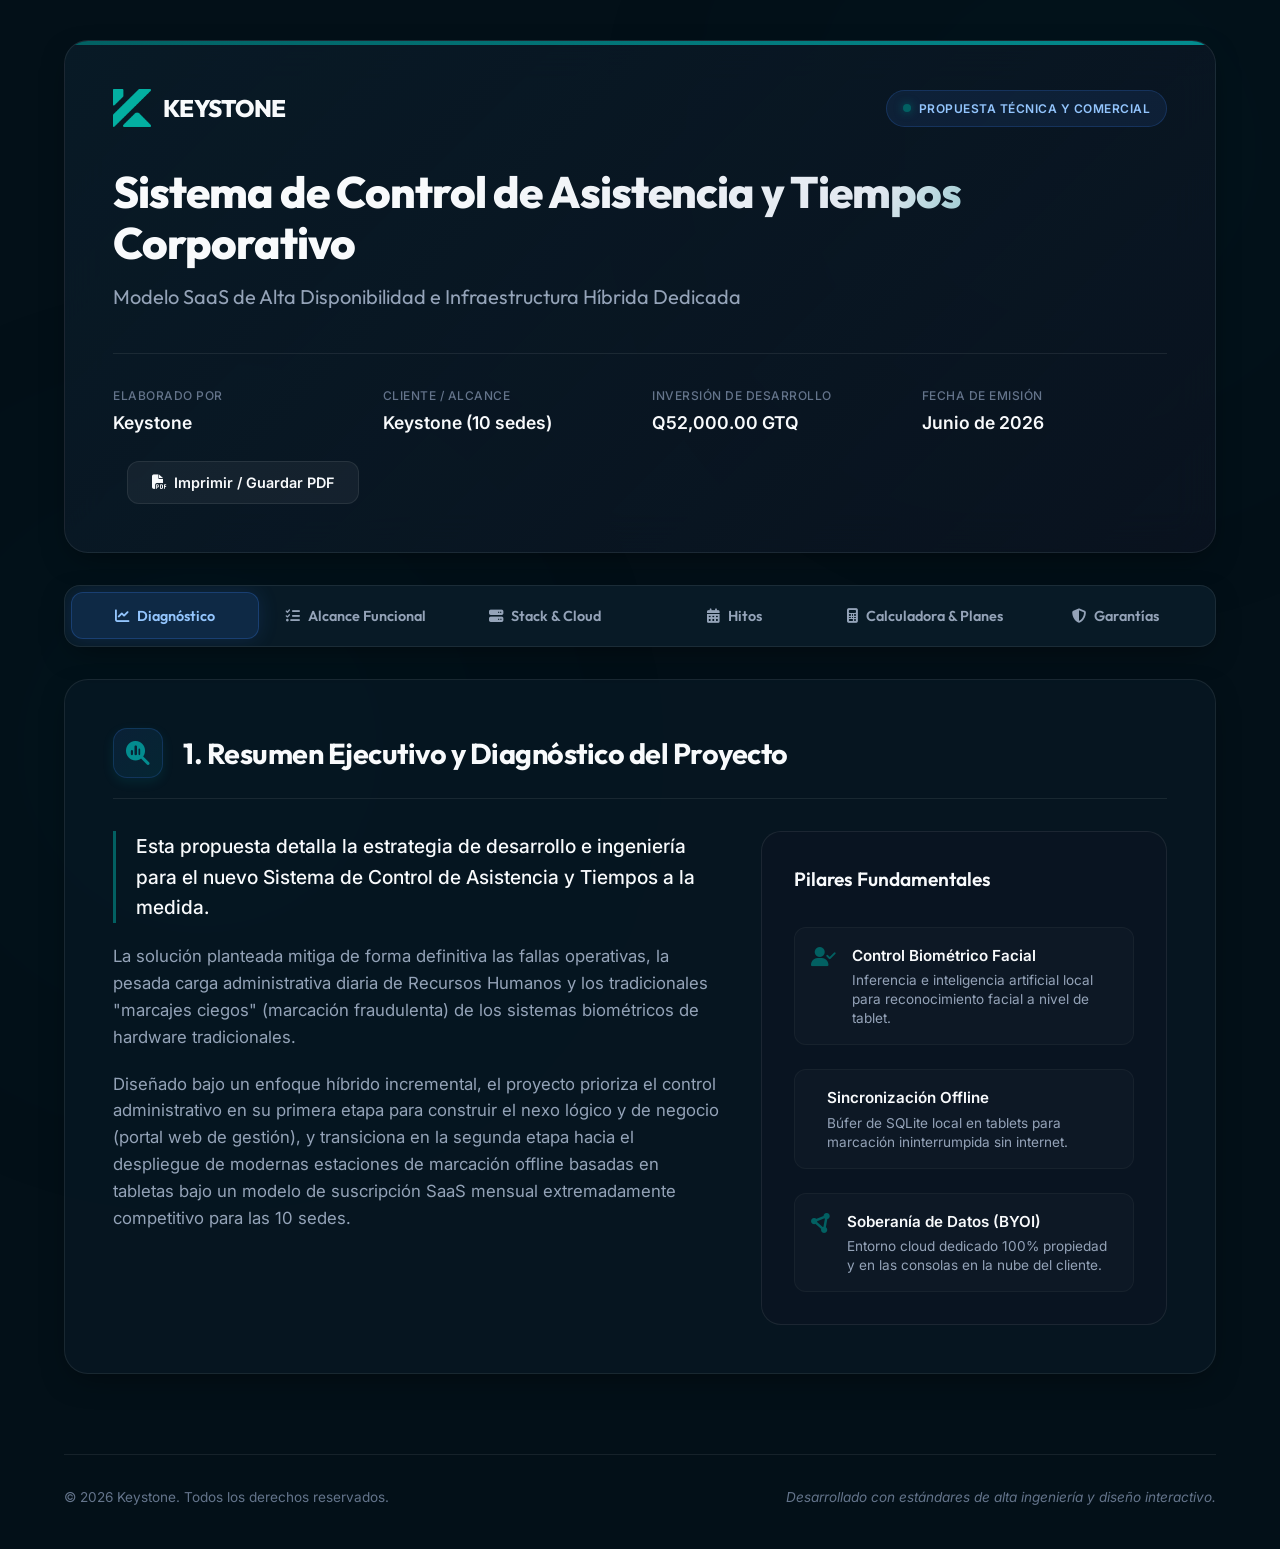
<file: propuesta-asistencia/index.html>
<!DOCTYPE html>
<html lang="es">
<head>
  <meta charset="UTF-8">
  <meta name="viewport" content="width=device-width, initial-scale=1.0">
  <title>Propuesta Comercial - Sistema de Control de Asistencia | Keystone</title>
  
  <!-- Google Fonts -->
  <link rel="preconnect" href="https://fonts.googleapis.com">
  <link rel="preconnect" href="https://fonts.gstatic.com" crossorigin>
  <link href="https://fonts.googleapis.com/css2?family=Inter:wght@300;400;500;600;700&family=Outfit:wght@400;500;600;700;800&display=swap" rel="stylesheet">
  
  <!-- FontAwesome Icons -->
  <link rel="stylesheet" href="https://cdnjs.cloudflare.com/ajax/libs/font-awesome/6.4.0/css/all.min.css">
  
  <!-- Stylesheet -->
  <link rel="stylesheet" href="styles.css">
</head>
<body>

  <!-- Background Gradients -->
  <div class="bg-glow bg-glow-1"></div>
  <div class="bg-glow bg-glow-2"></div>

  <!-- Main Container -->
  <main class="container">
    
    <!-- Header / Hero Section -->
    <header class="proposal-header fade-in">
      <div class="header-top">
        <div class="logo-container">
          <img src="logo.png" alt="Logo Keystone" class="logo-img">
          <span class="logo-text">KEYSTONE</span>
        </div>
        <div class="badge-status">
          <span class="pulse-dot"></span> PROPUESTA TÉCNICA Y COMERCIAL
        </div>
      </div>
      
      <div class="header-main">
        <h1>Sistema de Control de Asistencia y Tiempos Corporativo</h1>
        <p class="subtitle">Modelo SaaS de Alta Disponibilidad e Infraestructura Híbrida Dedicada</p>
      </div>

      <div class="header-meta-grid">
        <div class="meta-item">
          <span class="meta-label">Elaborado por</span>
          <span class="meta-value">Keystone</span>
        </div>
        <div class="meta-item">
          <span class="meta-label">Cliente / Alcance</span>
          <span class="meta-value">Keystone (10 sedes)</span>
        </div>
        <div class="meta-item">
          <span class="meta-label">Inversión de Desarrollo</span>
          <span class="meta-value">Q52,000.00 GTQ</span>
        </div>
        <div class="meta-item">
          <span class="meta-label">Fecha de Emisión</span>
          <span class="meta-value" id="current-date">Junio 2026</span>
        </div>
        <div class="meta-item flex-row">
          <button id="btn-print" class="btn btn-secondary no-print">
            <i class="fa-solid fa-file-pdf"></i> Imprimir / Guardar PDF
          </button>
        </div>
      </div>
    </header>

    <!-- Nav Tabs (Section Selector) -->
    <nav class="proposal-nav no-print">
      <button class="nav-tab active" data-target="resumen">
        <i class="fa-solid fa-chart-line"></i> Diagnóstico
      </button>
      <button class="nav-tab" data-target="alcance">
        <i class="fa-solid fa-list-check"></i> Alcance Funcional
      </button>
      <button class="nav-tab" data-target="arquitectura">
        <i class="fa-solid fa-server"></i> Stack & Cloud
      </button>
      <button class="nav-tab" data-target="cronograma">
        <i class="fa-solid fa-calendar-days"></i> Hitos
      </button>
      <button class="nav-tab" data-target="planes">
        <i class="fa-solid fa-calculator"></i> Calculadora & Planes
      </button>
      <button class="nav-tab" data-target="legal">
        <i class="fa-solid fa-shield-halved"></i> Garantías
      </button>
    </nav>

    <!-- Content Sections Wrapper -->
    <div class="content-wrapper">

      <!-- SECTION 1: Resumen Ejecutivo -->
      <section id="resumen" class="content-section active fade-in-up">
        <div class="section-card">
          <div class="section-card-header">
            <div class="section-icon-box">
              <i class="fa-solid fa-magnifying-glass-chart"></i>
            </div>
            <h2>1. Resumen Ejecutivo y Diagnóstico del Proyecto</h2>
          </div>
          
          <div class="grid-2col">
            <div class="card-text-block">
              <p class="highlight-text">
                Esta propuesta detalla la estrategia de desarrollo e ingeniería para el nuevo Sistema de Control de Asistencia y Tiempos a la medida.
              </p>
              <p>
                La solución planteada mitiga de forma definitiva las fallas operativas, la pesada carga administrativa diaria de Recursos Humanos y los tradicionales "marcajes ciegos" (marcación fraudulenta) de los sistemas biométricos de hardware tradicionales. 
              </p>
              <p>
                Diseñado bajo un enfoque híbrido incremental, el proyecto prioriza el control administrativo en su primera etapa para construir el nexo lógico y de negocio (portal web de gestión), y transiciona en la segunda etapa hacia el despliegue de modernas estaciones de marcación offline basadas en tabletas bajo un modelo de suscripción SaaS mensual extremadamente competitivo para las 10 sedes.
              </p>
            </div>
            
            <div class="stats-panel">
              <h3>Pilares Fundamentales</h3>
              <div class="stat-card">
                <i class="fa-solid fa-user-check"></i>
                <div class="stat-info">
                  <h4>Control Biométrico Facial</h4>
                  <p>Inferencia e inteligencia artificial local para reconocimiento facial a nivel de tablet.</p>
                </div>
              </div>
              <div class="stat-card">
                <i class="fa-solid fa-wifi-slash"></i>
                <div class="stat-info">
                  <h4>Sincronización Offline</h4>
                  <p>Búfer de SQLite local en tablets para marcación ininterrumpida sin internet.</p>
                </div>
              </div>
              <div class="stat-card">
                <i class="fa-solid fa-circle-nodes"></i>
                <div class="stat-info">
                  <h4>Soberanía de Datos (BYOI)</h4>
                  <p>Entorno cloud dedicado 100% propiedad y en las consolas en la nube del cliente.</p>
                </div>
              </div>
            </div>
          </div>
        </div>
      </section>

      <!-- SECTION 2: Alcance Funcional -->
      <section id="alcance" class="content-section fade-in-up">
        <div class="section-card">
          <div class="section-card-header">
            <div class="section-icon-box">
              <i class="fa-solid fa-list-check"></i>
            </div>
            <h2>2. Alcance Funcional del Sistema por Etapas</h2>
          </div>
          
          <p class="section-description">
            El desarrollo técnico se divide estrictamente en dos etapas consecutivas para garantizar el orden de la arquitectura y la optimización de los entregables:
          </p>

          <!-- ETAPA 1 -->
          <div class="divider-text">Etapa 1: Aplicación Administrativa (Portal Web)</div>
          <p class="section-description">Foco en controlar la lógica de negocio, procesar marcajes crudos y preparar reportes de nómina auditable.</p>
          
          <div class="features-grid" style="margin-bottom: 2.5rem;">
            <!-- Módulo 1 -->
            <div class="feature-card">
              <div class="feature-header">
                <div class="feature-icon bg-primary"><i class="fa-solid fa-lock"></i></div>
                <h3>Módulo 1: Seguridad y Acceso (RBAC)</h3>
              </div>
              <p>
                Inicio de sesión administrativo seguro con JWT y refresco de tokens. Matriz de permisos jerárquicos configurada para 5 roles (ADMIN, RRHH, SUPERVISOR, Jefe de Sede/Agencia) en las 10 sedes. Registro detallado de auditoría (logs) para trazar modificaciones.
              </p>
              <div class="badge-tag">Seguridad</div>
            </div>

            <!-- Módulo 2 -->
            <div class="feature-card">
              <div class="feature-header">
                <div class="feature-icon bg-primary"><i class="fa-solid fa-calendar-grid"></i></div>
                <h3>Módulo 2: Roster y Gestión de Turnos</h3>
              </div>
              <p>
                Configurador de plantillas de turnos (tolerancias, almuerzo, horas extras). Panel visual interactivo en cuadrícula (Roster Grid) para la asignación masiva semanal o mensual por sucursal. Duplicación de programaciones previas con un solo clic.
              </p>
              <div class="badge-tag">Planificación</div>
            </div>

            <!-- Módulo 3 -->
            <div class="feature-card">
              <div class="feature-header">
                <div class="feature-icon bg-accent"><i class="fa-solid fa-brain"></i></div>
                <h3>Módulo 3: Motor Heurístico de Reglas</h3>
              </div>
              <p>
                El cerebro del backend en NestJS que procesa los registros de manera append-only para auditoría. Algoritmo clasificador automatizado que evalúa el timestamp crudo y calcula tardanzas, ausencias y horas extraordinarias basadas en las tolerancias.
              </p>
              <div class="badge-tag">Core Engine</div>
            </div>

            <!-- Módulo 4 -->
            <div class="feature-card">
              <div class="feature-header">
                <div class="feature-icon bg-accent"><i class="fa-solid fa-envelope-open-text"></i></div>
                <h3>Módulo 4: Aprobación de Extras & Incidencias</h3>
              </div>
              <p>
                Bandeja interactiva para que supervisores validen u objeten las horas extras propuestas por el motor, con justificación obligatoria. Interfaz de corrección manual excepcional para incidencias con firma del jefe de sucursal autorizado.
              </p>
              <div class="badge-tag">Operaciones</div>
            </div>

            <!-- Módulo 5 -->
            <div class="feature-card">
              <div class="feature-header">
                <div class="feature-icon bg-info"><i class="fa-solid fa-chart-simple"></i></div>
                <h3>Módulo 5: Analítica de RRHH y Nómina</h3>
              </div>
              <p>
                Dashboard gerencial con métricas de ausentismo y tardanzas. Exportador consolidado mensual en Excel y PDF estructurado para sistemas contables. Gestor de enrolamiento para emisión de PIN y códigos QR maestros de identificación.
              </p>
              <div class="badge-tag">Analítica</div>
            </div>
          </div>

          <!-- ETAPA 2 -->
          <div class="divider-text">Etapa 2: Aplicación de Cara al Empleado (Tablet / Kiosco)</div>
          <p class="section-description">Foco en capturar la asistencia en las 10 agencias de forma ágil, segura y sin fraudes.</p>

          <div class="features-grid">
            <!-- Módulo 6 -->
            <div class="feature-card">
              <div class="feature-header">
                <div class="feature-icon bg-alert"><i class="fa-solid fa-tablet-screen-button"></i></div>
                <h3>Módulo 6: Interfaz Kiosco y QR/PIN</h3>
              </div>
              <p>
                Pantalla optimizada en modo kiosco para tablets montadas, con reloj a gran escala y monitoreo del estado de la red. Escáner de cámara integrado para leer el código QR del carnet y teclado virtual táctil para PIN manual ante contingencias.
              </p>
              <div class="badge-tag">Estación</div>
            </div>

            <!-- Módulo 7 -->
            <div class="feature-card">
              <div class="feature-header">
                <div class="feature-icon bg-alert"><i class="fa-solid fa-face-smile-wink"></i></div>
                <h3>Módulo 7: Reconocimiento Facial y Liveness</h3>
              </div>
              <p>
                Integración con Google ML Kit para extraer landmarks faciales y exigir prueba activa de vida (parpadeo). Inferencia local mediante TensorFlow Lite y FaceNet en la tablet para comparación en milisegundos contra el vector maestro.
              </p>
              <div class="badge-tag">Inteligencia Artificial</div>
            </div>

            <!-- Módulo 8 -->
            <div class="feature-card">
              <div class="feature-header">
                <div class="feature-icon bg-success"><i class="fa-solid fa-database"></i></div>
                <h3>Módulo 8: Búfer de Sincronización Offline</h3>
              </div>
              <p>
                Base de datos SQLite local en la tablet para persistencia de vectores maestros y marcajes. Algoritmo de limpieza de duplicados (debouncing de 5 min) y cola de sincronización en segundo plano hacia NestJS al detectar conexión.
              </p>
              <div class="badge-tag">Resiliencia</div>
            </div>

            <!-- Módulo 9 -->
            <div class="feature-card">
              <div class="feature-header">
                <div class="feature-icon bg-success"><i class="fa-solid fa-mobile"></i></div>
                <h3>Módulo 9: Portal de Autoconsulta (PWA)</h3>
              </div>
              <p>
                Vista personal (PWA) opcional para que el empleado revise sus marcajes del mes, horas laboradas consolidadas y el despliegue seguro de su carnet QR dinámico.
              </p>
              <div class="badge-tag">Autogestión</div>
            </div>
          </div>

        </div>
      </section>

      <!-- SECTION 3: Arquitectura & Tech Stack -->
      <section id="arquitectura" class="content-section fade-in-up">
        <div class="section-card">
          <div class="section-card-header">
            <div class="section-icon-box">
              <i class="fa-solid fa-cubes"></i>
            </div>
            <h2>3. Arquitectura, Stack Tecnológico y Requerimientos Cloud</h2>
          </div>

          <p class="section-description">
            La pila tecnológica está diseñada para soportar a más de 800 empleados distribuidos en las 10 sucursales con alta concurrencia en horas pico:
          </p>

          <div class="tech-stack-grid">
            <div class="tech-card">
              <div class="tech-icon-circle"><i class="fa-brands fa-react"></i></div>
              <h3>Web Administrativo</h3>
              <p>React.js (v19), Vite, TypeScript y Tailwind CSS desplegado de forma global.</p>
            </div>
            <div class="tech-card">
              <div class="tech-icon-circle"><i class="fa-brands fa-android"></i></div>
              <h3>App Kiosco (Tablet)</h3>
              <p>Aplicación Android nativa o portabilidad híbrida Capacitor optimizada para acceso a cámara e inferencia local TFLite.</p>
            </div>
            <div class="tech-card">
              <div class="tech-icon-circle"><i class="fa-solid fa-gears"></i></div>
              <h3>Backend API</h3>
              <p>NestJS (v10), TypeScript y arquitectura backend desacoplada basada en eventos.</p>
            </div>
            <div class="tech-card">
              <div class="tech-icon-circle"><i class="fa-solid fa-database"></i></div>
              <h3>Persistencia Híbrida</h3>
              <p>PostgreSQL relacional en la nube para el core y SQLite local ligero para el almacenamiento en las tablets.</p>
            </div>
          </div>

          <!-- Section 3.1: Cloud Costs -->
          <div class="divider-text">Planificación de Infraestructura Cloud de Producción (BYOI)</div>
          
          <p class="section-description">
            Bajo el estándar <strong>BYOI (Bring Your Own Infrastructure)</strong>, el cliente es dueño absoluto de sus datos y servidores. Los costos estimados de consumo de AWS/Azure se desglosan a continuación:
          </p>

          <div class="table-responsive">
            <table class="styled-table">
              <thead>
                <tr>
                  <th>Servicio / Componente Cloud</th>
                  <th>Especificación Técnica (Consumo Estimado)</th>
                  <th>Rango de Costo Estimado</th>
                </tr>
              </thead>
              <tbody>
                <tr>
                  <td>
                    <div class="table-service-name">
                      <i class="fa-solid fa-database text-primary"></i>
                      <span>Base de Datos PostgreSQL</span>
                    </div>
                  </td>
                  <td>AWS RDS PostgreSQL Multi-AZ. Almacenamiento SSD aislado en VPC privada con backups automáticos.</td>
                  <td class="table-cost">$70.00 - $90.00 <span class="cost-frequency">USD / mes</span></td>
                </tr>
                <tr>
                  <td>
                    <div class="table-service-name">
                      <i class="fa-solid fa-server text-accent"></i>
                      <span>Servidor de Aplicación</span>
                    </div>
                  </td>
                  <td>Amazon ECS Fargate / Docker. Contenedores autoadministrados con escalado para NestJS.</td>
                  <td class="table-cost">$30.00 - $50.00 <span class="cost-frequency">USD / mes</span></td>
                </tr>
                <tr>
                  <td>
                    <div class="table-service-name">
                      <i class="fa-solid fa-folder-open text-info"></i>
                      <span>Almacenamiento de Vectores & PDF</span>
                    </div>
                  </td>
                  <td>AWS S3 + CloudFront CDN. Repositorio de almacenamiento para fotos de marcas, vectores de rostros y reportes.</td>
                  <td class="table-cost">$15.00 - $30.00 <span class="cost-frequency">USD / mes</span></td>
                </tr>
                <tr>
                  <td>
                    <div class="table-service-name">
                      <i class="fa-solid fa-globe text-success"></i>
                      <span>Red, DNS & Logs</span>
                    </div>
                  </td>
                  <td>Route 53 + CloudWatch + Sentry. Trazabilidad de excepciones en vivo y firewall perimetral (WAF).</td>
                  <td class="table-cost">$25.00 - $50.00 <span class="cost-frequency">USD / mes</span></td>
                </tr>
                <tr class="table-total-row">
                  <td colspan="2">Costo Total Promedio Consolidado (Infraestructura Base)</td>
                  <td class="table-cost">$150.00 USD <span class="cost-frequency">/ mes</span></td>
                </tr>
              </tbody>
            </table>
          </div>

          <div class="note-box">
            <i class="fa-solid fa-circle-info note-icon"></i>
            <p>
              <strong>Nota Justificativa:</strong> Estos recursos son contratados en las cuentas del cliente, garantizando la propiedad del código compilado, resguardo de datos biométricos de los empleados de forma local y cumplimiento de leyes de privacidad de datos.
            </p>
          </div>

        </div>
      </section>

      <!-- SECTION 4: Hitos y Cronograma -->
      <section id="cronograma" class="content-section fade-in-up">
        <div class="section-card">
          <div class="section-card-header">
            <div class="section-icon-box">
              <i class="fa-solid fa-timeline"></i>
            </div>
            <h2>4. Plan de Trabajo y Cronograma de Hitos</h2>
          </div>

          <p class="section-description">
            El proyecto se ejecutará de forma estricta limitando el esfuerzo técnico a un máximo de <strong>10 horas a la semana durante 20 semanas</strong>, totalizando <strong>200 horas de ingeniería base</strong> para el MVP del software. Los desembolsos se estructuran en 4 hitos:
          </p>

          <div class="timeline">
            <!-- Hito 1 -->
            <div class="timeline-item">
              <div class="timeline-badge"><i class="fa-solid fa-key"></i></div>
              <div class="timeline-panel">
                <div class="timeline-heading">
                  <span class="timeline-badge-label">Hito 1 - Semanas 1 a 5 (50 Horas)</span>
                  <h3>Backend & Seguridad RBAC</h3>
                </div>
                <div class="timeline-body">
                  <p>Modelado relacional en PostgreSQL mediante Prisma ORM, endpoints en NestJS, inicio de sesión seguro con JWT, asignación de los 5 roles y vistas básicas del Roster Grid en el frontend administrativo.</p>
                  <ul class="timeline-deliverables">
                    <li><i class="fa-solid fa-circle-check"></i> Base de datos modelada e infraestructura JWT lista.</li>
                    <li><i class="fa-solid fa-circle-check"></i> Dashboard básico y roles.</li>
                  </ul>
                  <div class="timeline-payment">
                    <span class="payment-percentage">Desembolso: 30% del total</span>
                    <span class="payment-amount">Q15,600.00 GTQ <span class="payment-local">($2,000.00 USD)</span></span>
                    <span class="payment-note">Anticipo de Inicio</span>
                  </div>
                </div>
              </div>
            </div>

            <!-- Hito 2 -->
            <div class="timeline-item">
              <div class="timeline-badge"><i class="fa-solid fa-gears"></i></div>
              <div class="timeline-panel">
                <div class="timeline-heading">
                  <span class="timeline-badge-label highlight">Hito 2 - Semanas 6 a 10 (50 Horas)</span>
                  <h3>Motor Heurístico Web</h3>
                </div>
                <div class="timeline-body">
                  <p>Implementación del algoritmo clasificador automatizado de marcas, procesamiento de incidencias de horario, panel web de aprobación de horas extras y exportador de reportes de nómina RRHH.</p>
                  <ul class="timeline-deliverables">
                    <li><i class="fa-solid fa-circle-check"></i> Motor heurístico de marcajes programado.</li>
                    <li><i class="fa-solid fa-circle-check"></i> Centro de incidencias y reportes.</li>
                  </ul>
                  <div class="timeline-payment">
                    <span class="payment-percentage">Desembolso: 40% del total</span>
                    <span class="payment-amount">Q20,800.00 GTQ <span class="payment-local">($2,666.67 USD)</span></span>
                    <span class="payment-note">Al Congelar Backend</span>
                  </div>
                </div>
              </div>
            </div>

            <!-- Hito 3 -->
            <div class="timeline-item">
              <div class="timeline-badge"><i class="fa-solid fa-tablet-screen-button"></i></div>
              <div class="timeline-panel">
                <div class="timeline-heading">
                  <span class="timeline-badge-label">Hito 3 - Semanas 11 a 15 (50 Horas)</span>
                  <h3>Interfaz Kiosco & Offline</h3>
                </div>
                <div class="timeline-body">
                  <p>Desarrollo de la aplicación Kiosco para tabletas Android, teclado táctil para código PIN, base de datos local SQLite y servicios en segundo plano para la cola de sincronización offline.</p>
                  <ul class="timeline-deliverables">
                    <li><i class="fa-solid fa-circle-check"></i> Aplicación Kiosco base offline-first.</li>
                    <li><i class="fa-solid fa-circle-check"></i> Sincronización automatizada SQLite a Postgres.</li>
                  </ul>
                  <div class="timeline-payment">
                    <span class="payment-percentage">Desembolso: 20% del total</span>
                    <span class="payment-amount">Q10,400.00 GTQ <span class="payment-local">($1,333.33 USD)</span></span>
                    <span class="payment-note">Al Iniciar App Móvil</span>
                  </div>
                </div>
              </div>
            </div>

            <!-- Hito 4 -->
            <div class="timeline-item">
              <div class="timeline-badge"><i class="fa-solid fa-face-smile"></i></div>
              <div class="timeline-panel">
                <div class="timeline-heading">
                  <span class="timeline-badge-label">Hito 4 - Semanas 16 a 20 (50 Horas)</span>
                  <h3>Integración Facial y Cierre</h3>
                </div>
                <div class="timeline-body">
                  <p>Integración de Google ML Kit (liveness test) e inferencia local de FaceNet en las tabletas Android. Pruebas UAT cruzadas en Staging, despliegue definitivo a producción (Go-Live) y soporte.</p>
                  <ul class="timeline-deliverables">
                    <li><i class="fa-solid fa-circle-check"></i> Módulo biométrico facial optimizado.</li>
                    <li><i class="fa-solid fa-circle-check"></i> Go-Live e inicio de soporte de garantía.</li>
                  </ul>
                  <div class="timeline-payment">
                    <span class="payment-percentage">Desembolso: 10% del total</span>
                    <span class="payment-amount">Q5,200.00 GTQ <span class="payment-local">($666.67 USD)</span></span>
                    <span class="payment-note">Aceptación y Cierre</span>
                  </div>
                </div>
              </div>
            </div>
          </div>

          <div class="note-box" style="margin-top: 2rem;">
            <i class="fa-solid fa-circle-info note-icon"></i>
            <p>
              <strong>Inversión Total Fija por Ingeniería:</strong> Q52,000.00 GTQ netos. Los desembolsos se programan por hitos funcionales auditables.
            </p>
          </div>
        </div>
      </section>

      <!-- SECTION 5: Planes de Servicio & Calculadora -->
      <section id="planes" class="content-section">
        <div class="section-card">
          <div class="section-card-header">
            <div class="section-icon-box">
              <i class="fa-solid fa-calculator"></i>
            </div>
            <h2>5. Modelos de Contratación Comercial: Planes de Servicio SaaS</h2>
          </div>

          <p class="section-description">
            Para reducir los costos de adquisición iniciales, se elimina el cobro comercial del desarrollo del software base base y se traslada a una <strong>Membresía Mensual de $500.00 USD por Sede</strong>. Con base en esto, se estructuran dos planes de servicio:
          </p>

          <!-- Interactive Calculator Widget -->
          <div class="calculator-container no-print">
            <div class="calculator-header">
              <h3><i class="fa-solid fa-sliders"></i> Calculadora Comercial de Asistencia</h3>
              <p>Simula los costos mensuales de la suscripción SaaS según la cantidad de sedes de marcación activas.</p>
            </div>
            
            <div class="calc-body">
              <div class="calc-control-group">
                <div class="calc-slider-header">
                  <label for="sucursales-range"><i class="fa-solid fa-building"></i> Cantidad de Sedes / Sucursales:</label>
                  <span id="sucursales-val" class="badge-value">10</span>
                </div>
                <input type="range" id="sucursales-range" min="1" max="50" value="10" class="modern-slider">
                <div class="slider-marks">
                  <span>1</span>
                  <span>10 (Sedes Actuales)</span>
                  <span>25</span>
                  <span>35</span>
                  <span>50</span>
                </div>
              </div>

              <div class="calc-results">
                <!-- Option A Box -->
                <div class="calc-result-box" id="calc-opt-a">
                  <div class="calc-box-title">Opción A: Plan Estándar</div>
                  <div class="calc-cost-breakdown">
                    <div class="breakdown-row">
                      <span>Suscripción SaaS (por sede):</span>
                      <span>$500.00 USD</span>
                    </div>
                    <div class="breakdown-row">
                      <span>Subtotal SaaS mensual:</span>
                      <strong id="subtotal-saas-a">$5,000.00 USD</strong>
                    </div>
                    <div class="breakdown-row note-row">
                      <span>Infraestructura Cloud (Facturado y administrado por el cliente):</span>
                      <span>+$150.00 USD</span>
                    </div>
                  </div>
                  <div class="calc-total">
                    <span class="total-label">Costo Licenciamiento SaaS</span>
                    <span class="total-value" id="total-saas-a-val">$5,000.00 USD</span>
                    <span class="total-qtz" id="total-saas-a-qtz">Q39,000.00 GTQ</span>
                  </div>
                </div>

                <!-- Option B Box -->
                <div class="calc-result-box highlighted" id="calc-opt-b">
                  <div class="ribbon-popular">Recomendado</div>
                  <div class="calc-box-title">Opción B: Administrado Premium</div>
                  <div class="calc-cost-breakdown">
                    <div class="breakdown-row">
                      <span>Suscripción SaaS (por sede):</span>
                      <span>$500.00 USD</span>
                    </div>
                    <div class="breakdown-row">
                      <span>Subtotal SaaS mensual:</span>
                      <strong id="subtotal-saas-b">$5,000.00 USD</strong>
                    </div>
                    <div class="breakdown-row">
                      <span>Infraestructura Cloud Base:</span>
                      <span>$150.00 USD (Q1,165.00)</span>
                    </div>
                    <div class="breakdown-row">
                      <span>Recargo por Gestión (45%):</span>
                      <span>Q524.25 GTQ</span>
                    </div>
                  </div>
                  <div class="calc-total">
                    <span class="total-label">Pago Consolidado Mensual</span>
                    <span class="total-value" id="total-saas-b-val">$5,000.00 USD + Q1,689.25 GTQ</span>
                    <span class="total-qtz" id="total-saas-b-qtz">Q40,689.25 GTQ</span>
                  </div>
                </div>
              </div>
            </div>
          </div>

          <!-- Static Cards -->
          <div class="plans-grid">
            <!-- Plan A Card -->
            <div class="plan-card">
              <div class="plan-card-header">
                <h3>Opción A: Plan Estándar</h3>
                <div class="plan-pricing">
                  <span class="plan-price-usd">$500.00 USD</span>
                  <span class="plan-price-details">mensuales por sede</span>
                </div>
                <p class="plan-summary-text">El cliente asume de forma directa la gestión técnica del entorno cloud de servidores.</p>
              </div>
              
              <ul class="plan-features">
                <li><i class="fa-solid fa-check text-success"></i> Acceso ilimitado por sede a los 5 roles definidos.</li>
                <li><i class="fa-solid fa-check text-success"></i> Soporte técnico correctivo mensual ilimitado para incidencias de software.</li>
                <li><i class="fa-solid fa-circle-info text-warning"></i> <strong>Responsabilidad del Cliente:</strong> Facturación y monitoreo de servidores cloud, parches del sistema operativo base e infraestructura AWS/Azure.</li>
              </ul>
            </div>

            <!-- Plan B Card -->
            <div class="plan-card plan-card-premium">
              <div class="premium-badge">RECOMENDADO</div>
              <div class="plan-card-header">
                <h3>Opción B: Plan Administrado Premium</h3>
                <div class="plan-pricing">
                  <span class="plan-price-usd">$500.00 USD <span style="font-size: 1rem; font-weight: 500;">/ sede</span></span>
                  <span class="plan-price-details">+ Q1,689.25 GTQ de recargo fijo de infraestructura cloud</span>
                </div>
                <p class="plan-summary-text">Servidores, respaldos y monitoreo técnico llave en mano absorbidos 100% por Keystone.</p>
              </div>
              
              <ul class="plan-features">
                <li><i class="fa-solid fa-check text-success"></i> Monitoreo automatizado continuo mediante Sentry y CloudWatch.</li>
                <li><i class="fa-solid fa-check text-success"></i> Mantenimiento preventivo y correctivo proactivo mensual de la API y DB.</li>
                <li><i class="fa-solid fa-check text-success"></i> Respaldos diarios automatizados georreferenciados de PostgreSQL.</li>
                <li><i class="fa-solid fa-check text-success"></i> Aislamiento perimetral de red en VPC dedicado.</li>
                <li><i class="fa-solid fa-check text-success"></i> Entrega de manual operativo por rol y capacitación a RRHH.</li>
              </ul>
            </div>
          </div>
        </div>
      </section>

      <!-- SECTION 6: Blindaje Contractual -->
      <section id="legal" class="content-section">
        <div class="section-card">
          <div class="section-card-header">
            <div class="section-icon-box">
              <i class="fa-solid fa-shield-halved"></i>
            </div>
            <h2>6. Blindaje Contractual, Homologación y Protocolo</h2>
          </div>

          <p class="section-description">
            El proceso de aseguramiento de calidad y control contractual se regirá estrictamente bajo las siguientes cláusulas:
          </p>

          <div class="legal-clauses-grid">
            <div class="legal-card">
              <div class="legal-card-title">
                <i class="fa-solid fa-tablet text-primary"></i>
                <h3>Homologación de Tablets</h3>
              </div>
              <p>Keystone proveerá equipos de prueba para la calibración del reconocimiento facial local (TFLite/ML Kit). Al finalizar la Etapa 1, se entregará un informe con las tablets Android recomendadas oficialmente. La adquisición de hardware corre por cuenta del cliente.</p>
            </div>

            <div class="legal-card">
              <div class="legal-card-title">
                <i class="fa-solid fa-clock text-accent"></i>
                <h3>Soporte Integral Mensual</h3>
              </div>
              <p>El costo mensual por sede cubre el soporte correctivo completo de la aplicación, incluyendo ayuda a supervisores para correcciones excepcionales de turnos y anomalías en el procesamiento del motor de marcas.</p>
            </div>

            <div class="legal-card">
              <div class="legal-card-title">
                <i class="fa-solid fa-triangle-exclamation text-alert"></i>
                <h3>Suspensión por Impago</h3>
              </div>
              <p>El retraso de más de 5 días hábiles en los pagos de la suscripción faculta a la suspensión del entorno cloud de producción (AWS/Azure), apagando las estaciones de marcación en las tablets y los accesos de gestión sin responsabilidad por interrupción de negocio.</p>
            </div>

            <div class="legal-card">
              <div class="legal-card-title">
                <i class="fa-solid fa-snowflake text-info"></i>
                <h3>Congelamiento de Código</h3>
              </div>
              <p>Al desplegar en Staging para el Hito 3 de cada bloque, el código se congelará por completo. Durante este periodo únicamente se corregirán errores (bugs) funcionales. Nuevas pantallas o reglas se pospondrán para una futura versión v2.1.</p>
            </div>

            <div class="legal-card">
              <div class="legal-card-title">
                <i class="fa-solid fa-cash-register text-success"></i>
                <h3>Garantía de Continuidad</h3>
              </div>
              <p>No se iniciará ningún hito de desarrollo nuevo si existe un saldo pendiente de pago en el hito del bloque anterior. Esto protege la liquidez y continuidad del proyecto.</p>
            </div>

            <div class="legal-card">
              <div class="legal-card-title">
                <i class="fa-solid fa-sliders text-warning"></i>
                <h3>Control de Cambios</h3>
              </div>
              <p>Cualquier modificación al flujo de asistencia o reportes fuera del MVP se procesará como un requerimiento adicional (Change Request) bajo una tarifa fija de <strong>Q250.00 por hora hombre</strong> de ingeniería.</p>
            </div>
          </div>
        </div>
      </section>

    </div>

    <!-- Footer -->
    <footer class="proposal-footer">
      <div class="footer-divider"></div>
      <div class="footer-content">
        <p>&copy; 2026 Keystone. Todos los derechos reservados.</p>
        <p class="no-print">Desarrollado con estándares de alta ingeniería y diseño interactivo.</p>
      </div>
    </footer>

  </main>

  <!-- JavaScript -->
  <script src="app.js"></script>
</body>
</html>
</file>
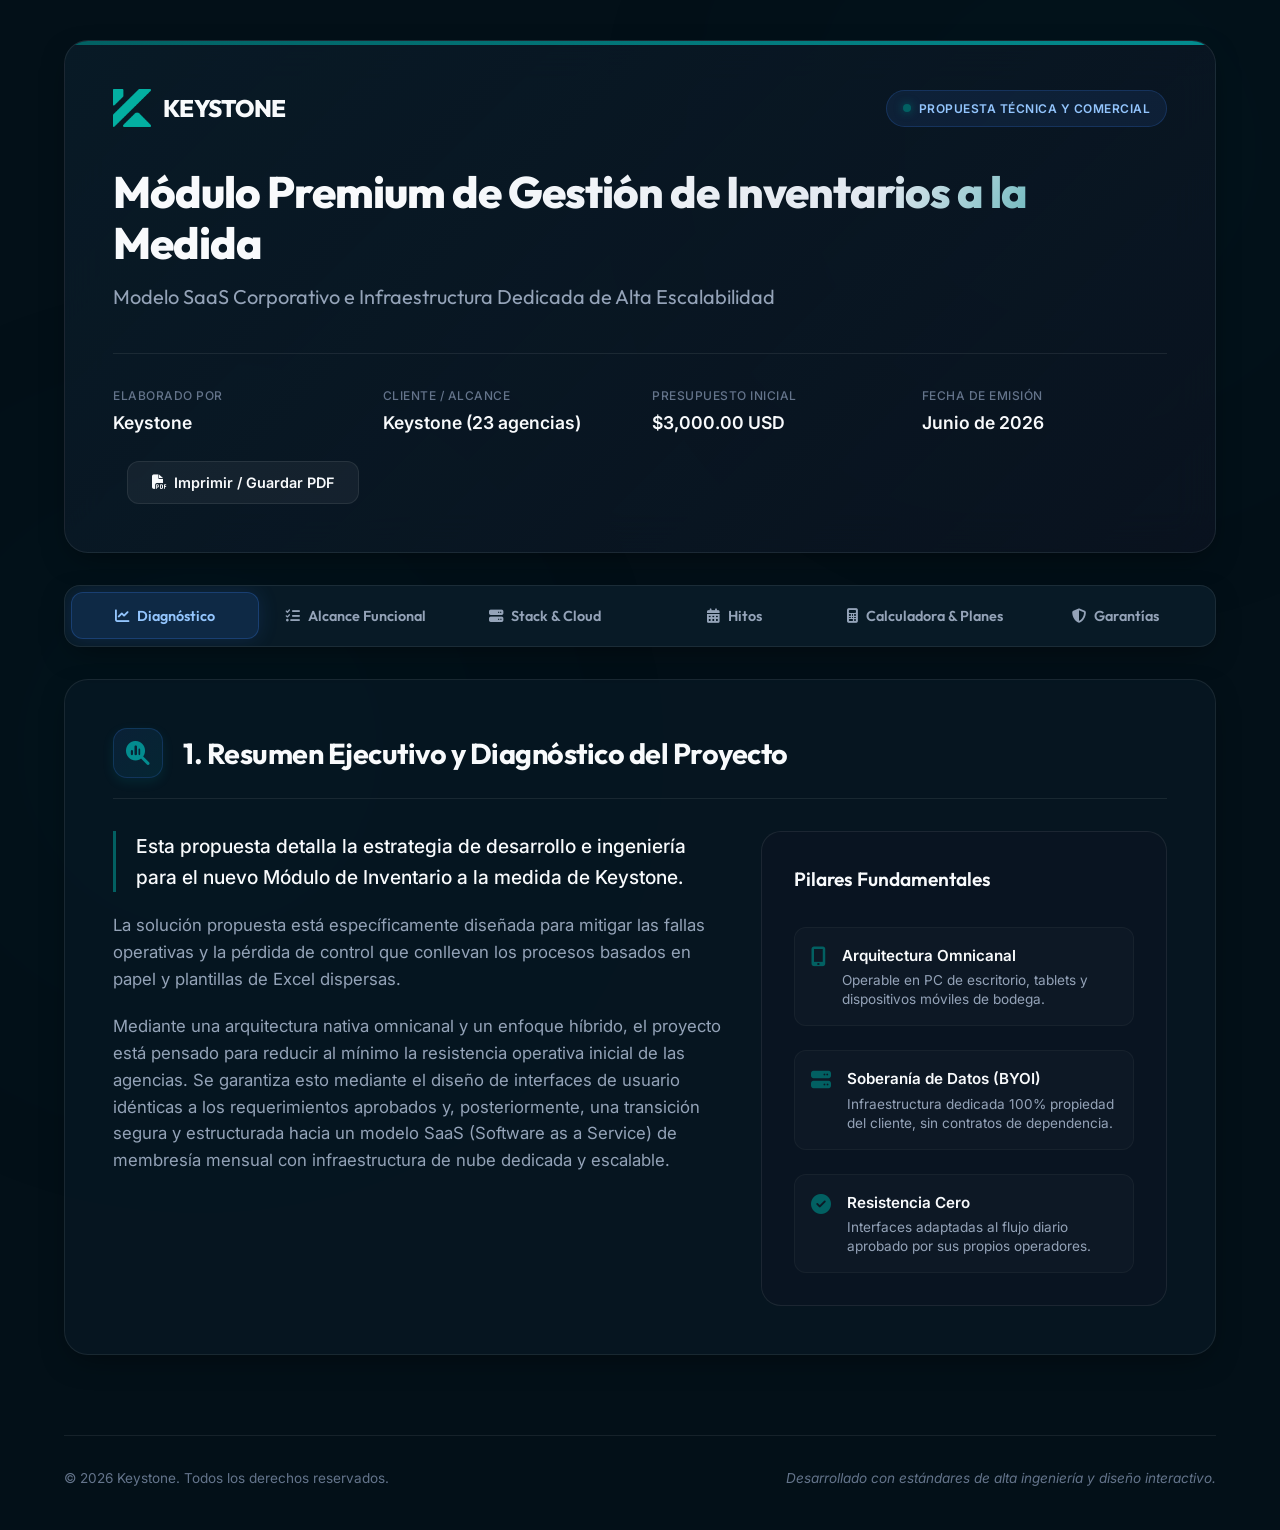
<file: propuesta-inventario/index.html>
<!DOCTYPE html>
<html lang="es">
<head>
  <meta charset="UTF-8">
  <meta name="viewport" content="width=device-width, initial-scale=1.0">
  <title>Propuesta Comercial - Módulo de Inventario | Keystone</title>
  
  <!-- Google Fonts -->
  <link rel="preconnect" href="https://fonts.googleapis.com">
  <link rel="preconnect" href="https://fonts.gstatic.com" crossorigin>
  <link href="https://fonts.googleapis.com/css2?family=Inter:wght@300;400;500;600;700&family=Outfit:wght@400;500;600;700;800&display=swap" rel="stylesheet">
  
  <!-- FontAwesome Icons -->
  <link rel="stylesheet" href="https://cdnjs.cloudflare.com/ajax/libs/font-awesome/6.4.0/css/all.min.css">
  
  <!-- Stylesheet -->
  <link rel="stylesheet" href="styles.css">
</head>
<body>

  <!-- Background Gradients -->
  <div class="bg-glow bg-glow-1"></div>
  <div class="bg-glow bg-glow-2"></div>

  <!-- Main Container -->
  <main class="container">
    
    <!-- Header / Hero Section -->
    <header class="proposal-header fade-in">
      <div class="header-top">
        <div class="logo-container">
          <img src="logo.png" alt="Logo Keystone" class="logo-img">
          <span class="logo-text">KEYSTONE</span>
        </div>
        <div class="badge-status">
          <span class="pulse-dot"></span> PROPUESTA TÉCNICA Y COMERCIAL
        </div>
      </div>
      
      <div class="header-main">
        <h1>Módulo Premium de Gestión de Inventarios a la Medida</h1>
        <p class="subtitle">Modelo SaaS Corporativo e Infraestructura Dedicada de Alta Escalabilidad</p>
      </div>

      <div class="header-meta-grid">
        <div class="meta-item">
          <span class="meta-label">Elaborado por</span>
          <span class="meta-value">Keystone</span>
        </div>
        <div class="meta-item">
          <span class="meta-label">Cliente / Alcance</span>
          <span class="meta-value">Keystone (23 agencias)</span>
        </div>
        <div class="meta-item">
          <span class="meta-label">Presupuesto Inicial</span>
          <span class="meta-value">$3,000.00 USD</span>
        </div>
        <div class="meta-item">
          <span class="meta-label">Fecha de Emisión</span>
          <span class="meta-value" id="current-date">Junio 2026</span>
        </div>
        <div class="meta-item flex-row">
          <button id="btn-print" class="btn btn-secondary no-print">
            <i class="fa-solid fa-file-pdf"></i> Imprimir / Guardar PDF
          </button>
        </div>
      </div>
    </header>

    <!-- Nav Tabs (Section Selector) -->
    <nav class="proposal-nav no-print">
      <button class="nav-tab active" data-target="resumen">
        <i class="fa-solid fa-chart-line"></i> Diagnóstico
      </button>
      <button class="nav-tab" data-target="alcance">
        <i class="fa-solid fa-list-check"></i> Alcance Funcional
      </button>
      <button class="nav-tab" data-target="arquitectura">
        <i class="fa-solid fa-server"></i> Stack & Cloud
      </button>
      <button class="nav-tab" data-target="cronograma">
        <i class="fa-solid fa-calendar-days"></i> Hitos
      </button>
      <button class="nav-tab" data-target="planes">
        <i class="fa-solid fa-calculator"></i> Calculadora & Planes
      </button>
      <button class="nav-tab" data-target="legal">
        <i class="fa-solid fa-shield-halved"></i> Garantías
      </button>
    </nav>

    <!-- Content Sections Wrapper -->
    <div class="content-wrapper">

      <!-- SECTION 1: Resumen Ejecutivo -->
      <section id="resumen" class="content-section active fade-in-up">
        <div class="section-card">
          <div class="section-card-header">
            <div class="section-icon-box">
              <i class="fa-solid fa-magnifying-glass-chart"></i>
            </div>
            <h2>1. Resumen Ejecutivo y Diagnóstico del Proyecto</h2>
          </div>
          
          <div class="grid-2col">
            <div class="card-text-block">
              <p class="highlight-text">
                Esta propuesta detalla la estrategia de desarrollo e ingeniería para el nuevo Módulo de Inventario a la medida de Keystone.
              </p>
              <p>
                La solución propuesta está específicamente diseñada para mitigar las fallas operativas y la pérdida de control que conllevan los procesos basados en papel y plantillas de Excel dispersas. 
              </p>
              <p>
                Mediante una arquitectura nativa omnicanal y un enfoque híbrido, el proyecto está pensado para reducir al mínimo la resistencia operativa inicial de las agencias. Se garantiza esto mediante el diseño de interfaces de usuario idénticas a los requerimientos aprobados y, posteriormente, una transición segura y estructurada hacia un modelo SaaS (Software as a Service) de membresía mensual con infraestructura de nube dedicada y escalable.
              </p>
            </div>
            
            <div class="stats-panel">
              <h3>Pilares Fundamentales</h3>
              <div class="stat-card">
                <i class="fa-solid fa-mobile-screen-button"></i>
                <div class="stat-info">
                  <h4>Arquitectura Omnicanal</h4>
                  <p>Operable en PC de escritorio, tablets y dispositivos móviles de bodega.</p>
                </div>
              </div>
              <div class="stat-card">
                <i class="fa-solid fa-server"></i>
                <div class="stat-info">
                  <h4>Soberanía de Datos (BYOI)</h4>
                  <p>Infraestructura dedicada 100% propiedad del cliente, sin contratos de dependencia.</p>
                </div>
              </div>
              <div class="stat-card">
                <i class="fa-solid fa-circle-check"></i>
                <div class="stat-info">
                  <h4>Resistencia Cero</h4>
                  <p>Interfaces adaptadas al flujo diario aprobado por sus propios operadores.</p>
                </div>
              </div>
            </div>
          </div>
        </div>
      </section>

      <!-- SECTION 2: Alcance Funcional -->
      <section id="alcance" class="content-section fade-in-up">
        <div class="section-card">
          <div class="section-card-header">
            <div class="section-icon-box">
              <i class="fa-solid fa-list-check"></i>
            </div>
            <h2>2. Alcance Funcional del Módulo de Inventario</h2>
          </div>
          
          <p class="section-description">
            El alcance funcional de este sistema cubre exclusivamente el flujo logístico de almacenamiento y traslados transaccionales de bodegas principales y locales de agencias:
          </p>

          <div class="features-grid">
            
            <!-- Feature 1 -->
            <div class="feature-card">
              <div class="feature-header">
                <div class="feature-icon bg-alert"><i class="fa-solid fa-bell"></i></div>
                <h3>Tablero General e Indicadores</h3>
              </div>
              <p>
                Alertas visuales inmediatas y en tiempo real en la pantalla de inicio (destacadas en color rojo) cuando el nivel de stock de cualquier insumo caiga a un nivel crítico: <strong>menor o igual al 10% del stock mínimo definido</strong>.
              </p>
              <div class="badge-tag">Crítico</div>
            </div>

            <!-- Feature 2 -->
            <div class="feature-card">
              <div class="feature-header">
                <div class="feature-icon bg-primary"><i class="fa-solid fa-qrcode"></i></div>
                <h3>Carga Omnicanal Física</h3>
              </div>
              <p>
                Entradas versátiles de mercadería: digitalización manual directa, escaneo híbrido de códigos QR y barras (usando la cámara del dispositivo móvil con Capacitor o pistolas USB en computadoras) e importación de plantillas masivas de Excel con validación de fila exacta del error.
              </p>
              <div class="badge-tag">Eficiencia</div>
            </div>

            <!-- Feature 3 -->
            <div class="feature-card">
              <div class="feature-header">
                <div class="feature-icon bg-accent"><i class="fa-solid fa-route"></i></div>
                <h3>Doble Factor de Traslado</h3>
              </div>
              <p>
                Control interagencias estricto. Al enviar insumos, se descuentan del stock de la Bodega Central en estado <em>"En Tránsito"</em>. El inventario de la sede de destino no se incrementará hasta que el operador local use la <strong>Pantalla de Aceptación de Ingreso</strong> y verifique la carga física.
              </p>
              <div class="badge-tag">Seguridad</div>
            </div>

            <!-- Feature 4 -->
            <div class="feature-card">
              <div class="feature-header">
                <div class="feature-icon bg-info"><i class="fa-solid fa-database"></i></div>
                <h3>Segmentación Histórica</h3>
              </div>
              <p>
                Optimización y velocidad de base de datos para manejar hasta <strong>400,000 boletas de inventario trimestrales</strong>. Por defecto, la pantalla principal renderiza el trimestre activo, derivando consultas antiguas a una pestaña de Históricos con filtros optimizados.
              </p>
              <div class="badge-tag">Rendimiento</div>
            </div>

          </div>
        </div>
      </section>

      <!-- SECTION 3: Arquitectura & Tech Stack -->
      <section id="arquitectura" class="content-section fade-in-up">
        <div class="section-card">
          <div class="section-card-header">
            <div class="section-icon-box">
              <i class="fa-solid fa-cubes"></i>
            </div>
            <h2>3. Arquitectura y Stack Tecnológico</h2>
          </div>

          <p class="section-description">
            La pila de desarrollo se estructurará bajo un ecosistema moderno unificado en TypeScript (API-First), garantizando fluidez transaccional y máximo control de tipos:
          </p>

          <div class="tech-stack-grid">
            <div class="tech-card">
              <div class="tech-icon-circle"><i class="fa-brands fa-react"></i></div>
              <h3>Frontend</h3>
              <p>React.js (v19), Vite para empaquetado ultra rápido, TypeScript, Tailwind CSS (v4) y componentización shadcn/ui. Portabilidad nativa con Capacitor.</p>
            </div>
            <div class="tech-card">
              <div class="tech-icon-circle"><i class="fa-solid fa-gears"></i></div>
              <h3>Backend</h3>
              <p>NestJS (v10) en TypeScript. Alertas bidireccionales en tiempo real mediante Socket.io. Autenticación y seguridad Passport.js reforzada con JWT.</p>
            </div>
            <div class="tech-card">
              <div class="tech-icon-circle"><i class="fa-solid fa-database"></i></div>
              <h3>Persistencia</h3>
              <p>PostgreSQL optimizada como motor transaccional relacional central y Prisma ORM (v5.8) para el control integral de tipos seguros de base de datos.</p>
            </div>
            <div class="tech-card">
              <div class="tech-icon-circle"><i class="fa-solid fa-cloud"></i></div>
              <h3>Infraestructura</h3>
              <p>Vercel/Netlify Premium CDN para cliente web, AWS AppRunner o Render Dedicado para la API y AWS S3 / Cloudflare R2 para almacenamiento de documentos.</p>
            </div>
          </div>

          <div class="alert-box alert-warning">
            <i class="fa-solid fa-triangle-exclamation alert-icon"></i>
            <div class="alert-content">
              <h4>3.1 Prerrequisitos de Integración de Power BI</h4>
              <p>
                Para el desarrollo de la reportería analítica embebida dentro del sistema web, el cliente se compromete a entregar desde la fase inicial de desarrollo una cuenta con suficientes privilegios de administración del <strong>Tenant de Microsoft</strong>, junto con las credenciales de la puerta de enlace (gateway). Este factor es de carácter obligatorio para habilitar el código de integración de tableros de stock a la base de datos PostgreSQL desde el primer día de pruebas.
              </p>
            </div>
          </div>

          <!-- Section 4: Cloud Costs inside Tech -->
          <div class="divider-text">Costos Estimados de Infraestructura Cloud (BYOI)</div>
          
          <p class="section-description">
            Bajo el esquema <strong>Bring Your Own Infrastructure (BYOI)</strong>, Keystone es el propietario absoluto de sus servidores y bases de datos. Los pagos se realizan de forma directa mediante la tarjeta corporativa de su institución asociada a los servicios en la nube:
          </p>

          <div class="table-responsive">
            <table class="styled-table">
              <thead>
                <tr>
                  <th>Servicio / Componente</th>
                  <th>Especificación Técnica (Soporte Transaccional)</th>
                  <th>Costo Estimado Mensual</th>
                </tr>
              </thead>
              <tbody>
                <tr>
                  <td>
                    <div class="table-service-name">
                      <i class="fa-solid fa-database text-primary"></i>
                      <span>Base de Datos PostgreSQL</span>
                    </div>
                  </td>
                  <td>Instancia administrada dedicada SSD de alta velocidad y retención automatizada de backups. Respuesta en menos de 2 segundos.</td>
                  <td class="table-cost">$70.00 USD <span class="cost-frequency">/ mes</span></td>
                </tr>
                <tr>
                  <td>
                    <div class="table-service-name">
                      <i class="fa-solid fa-server text-accent"></i>
                      <span>Servidor de API Backend</span>
                    </div>
                  </td>
                  <td>Instancia de cómputo en Render o AWS AppRunner para procesamiento NestJS, autenticación JWT y túneles Socket.io en tiempo real.</td>
                  <td class="table-cost">$50.00 USD <span class="cost-frequency">/ mes</span></td>
                </tr>
                <tr>
                  <td>
                    <div class="table-service-name">
                      <i class="fa-solid fa-folder-open text-info"></i>
                      <span>Almacenamiento de Archivos</span>
                    </div>
                  </td>
                  <td>Repositorio AWS S3 o Cloudflare R2 para almacenamiento de cotizaciones PDF adjuntas a requisiciones mayores a Q10,000.</td>
                  <td class="table-cost">$20.00 USD <span class="cost-frequency">/ mes</span></td>
                </tr>
                <tr>
                  <td>
                    <div class="table-service-name">
                      <i class="fa-solid fa-globe text-success"></i>
                      <span>Hosting Frontend & CDN</span>
                    </div>
                  </td>
                  <td>Red global Vercel o Netlify Premium optimizada con certificados SSL automatizados para el cliente React 19.</td>
                  <td class="table-cost">$10.00 USD <span class="cost-frequency">/ mes</span></td>
                </tr>
                <tr class="table-total-row">
                  <td colspan="2">Costo Total Estimado de Infraestructura Base</td>
                  <td class="table-cost">$150.00 USD <span class="cost-frequency">/ mes</span></td>
                </tr>
              </tbody>
            </table>
          </div>

          <div class="note-box">
            <i class="fa-solid fa-circle-info note-icon"></i>
            <p>
              <strong>Nota Justificativa:</strong> El pago directo de estos recursos por el cliente garantiza la propiedad absoluta del código compilado, la base de datos y la soberanía total sobre los datos logísticos de las 23 agencias, evitando dependencia de licencias opacas de terceros.
            </p>
          </div>

        </div>
      </section>

      <!-- SECTION 4: Hitos y Cronograma -->
      <section id="cronograma" class="content-section fade-in-up">
        <div class="section-card">
          <div class="section-card-header">
            <div class="section-icon-box">
              <i class="fa-solid fa-timeline"></i>
            </div>
            <h2>5. Plan de Trabajo y Cronograma de Hitos</h2>
          </div>

          <p class="section-description">
            El desarrollo se estructurará bajo el marco ágil de Keystone, con un esfuerzo estimado de <strong>91 horas hombre</strong> (bajo análisis PERT). Cada hito concluye con un despliegue auditable en Staging antes del paso definitivo a producción:
          </p>

          <div class="timeline">
            <!-- Hito 1 -->
            <div class="timeline-item">
              <div class="timeline-badge"><i class="fa-solid fa-rocket"></i></div>
              <div class="timeline-panel">
                <div class="timeline-heading">
                  <span class="timeline-badge-label">Hito 1 - 23 Horas</span>
                  <h3>Inicialización, Infraestructura y Roles</h3>
                </div>
                <div class="timeline-body">
                  <p>Aprovisionamiento de consolas cloud con correo del cliente. Modelado de PostgreSQL en Prisma ORM, configuración de autenticación JWT y menús dinámicos locales.</p>
                  <ul class="timeline-deliverables">
                    <li><i class="fa-solid fa-circle-check"></i> Base de Datos Modelada e Infraestructura Lista.</li>
                    <li><i class="fa-solid fa-circle-check"></i> Dashboard Base con Roles de Usuario.</li>
                  </ul>
                  <div class="timeline-payment">
                    <span class="payment-percentage">Desembolso: 25% del total</span>
                    <span class="payment-amount">$750.00 USD <span class="payment-local">(Q5,850.00)</span></span>
                    <span class="payment-note">Anticipo Inicial</span>
                  </div>
                </div>
              </div>
            </div>

            <!-- Hito 2 -->
            <div class="timeline-item">
              <div class="timeline-badge"><i class="fa-solid fa-code"></i></div>
              <div class="timeline-panel">
                <div class="timeline-heading">
                  <span class="timeline-badge-label highlight">Hito 2 - 36 Horas</span>
                  <h3>Core MVP - Lógica Transaccional</h3>
                </div>
                <div class="timeline-body">
                  <p>Creación de pantallas de carga física (manual, escáner híbrido e importación masiva de Excel con desglose de fila exacta del error). Flujo y control de traslados interagencias con números correlativos y aceptación de ingreso local.</p>
                  <ul class="timeline-deliverables">
                    <li><i class="fa-solid fa-circle-check"></i> Pantallas de Carga y Lectura de Código Híbrida.</li>
                    <li><i class="fa-solid fa-circle-check"></i> Flujo de Traslado Doble Factor (Tránsito/Aceptación).</li>
                  </ul>
                  <div class="timeline-payment">
                    <span class="payment-percentage">Desembolso: 35% del total</span>
                    <span class="payment-amount">$1,050.00 USD <span class="payment-local">(Q8,190.00)</span></span>
                    <span class="payment-note">Al Congelar Core</span>
                  </div>
                </div>
              </div>
            </div>

            <!-- Hito 3 -->
            <div class="timeline-item">
              <div class="timeline-badge"><i class="fa-solid fa-chart-simple"></i></div>
              <div class="timeline-panel">
                <div class="timeline-heading">
                  <span class="timeline-badge-label">Hito 3 - 19 Horas</span>
                  <h3>Consumo Local, Power BI y Pruebas</h3>
                </div>
                <div class="timeline-body">
                  <p>Módulo de rebaja automática de stock por consumo interno en agencias locales. Embebido técnico de tableros analíticos de Power BI. Despliegue en entorno de Staging (Pruebas) y entrega de accesos para la auditoría UAT.</p>
                  <ul class="timeline-deliverables">
                    <li><i class="fa-solid fa-circle-check"></i> Integración y Embebido de Power BI.</li>
                    <li><i class="fa-solid fa-circle-check"></i> Despliegue en Entorno de Pruebas (Staging).</li>
                  </ul>
                  <div class="timeline-payment">
                    <span class="payment-percentage">Desembolso: 25% del total</span>
                    <span class="payment-amount">$750.00 USD <span class="payment-local">(Q5,850.00)</span></span>
                    <span class="payment-note">Al Iniciar Pruebas</span>
                  </div>
                </div>
              </div>
            </div>

            <!-- Hito 4 -->
            <div class="timeline-item">
              <div class="timeline-badge"><i class="fa-solid fa-circle-check"></i></div>
              <div class="timeline-panel">
                <div class="timeline-heading">
                  <span class="timeline-badge-label">Hito 4 - 13 Horas</span>
                  <h3>Despliegue y Plan de Capacitación</h3>
                </div>
                <div class="timeline-body">
                  <p>Paso definitivo del software a entorno de producción corporativo (Go-Live). Entrega de capacitación virtual en vivo para los operadores de las bodegas y soporte prioritario posdespliegue.</p>
                  <ul class="timeline-deliverables">
                    <li><i class="fa-solid fa-circle-check"></i> Go-Live y Producción de Servidores.</li>
                    <li><i class="fa-solid fa-circle-check"></i> Talleres de capacitación en vivo y manual PDF.</li>
                  </ul>
                  <div class="timeline-payment">
                    <span class="payment-percentage">Desembolso: 15% del total</span>
                    <span class="payment-amount">$450.00 USD <span class="payment-local">(Q3,510.00)</span></span>
                    <span class="payment-note">Cierre del Proyecto</span>
                  </div>
                </div>
              </div>
            </div>
          </div>
        </div>
      </section>

      <!-- SECTION 5: Planes de Servicio & Calculadora -->
      <section id="planes" class="content-section">
        <div class="section-card">
          <div class="section-card-header">
            <div class="section-icon-box">
              <i class="fa-solid fa-calculator"></i>
            </div>
            <h2>6. Modelos de Contratación Comercial: Planes de Servicio</h2>
          </div>

          <p class="section-description">
            La inversión fija por el desarrollo técnico e implementación llave en mano es de <strong>$3,000.00 USD</strong> (Q23,400.00 netos). Tras el lanzamiento, se estructuran dos opciones comerciales adaptadas al nivel de soporte deseado:
          </p>

          <!-- Interactive Calculator Widget -->
          <div class="calculator-container no-print">
            <div class="calculator-header">
              <h3><i class="fa-solid fa-sliders"></i> Calculadora Comercial Interactiva</h3>
              <p>Simula los costos mensuales de la suscripción SaaS según la cantidad de agencias y el plan elegido.</p>
            </div>
            
            <div class="calc-body">
              <div class="calc-control-group">
                <div class="calc-slider-header">
                  <label for="sucursales-range"><i class="fa-solid fa-building-user"></i> Cantidad de Sucursales / Locales:</label>
                  <span id="sucursales-val" class="badge-value">23</span>
                </div>
                <input type="range" id="sucursales-range" min="1" max="100" value="23" class="modern-slider">
                <div class="slider-marks">
                  <span>1</span>
                  <span>23 (Actual)</span>
                  <span>50</span>
                  <span>75</span>
                  <span>100</span>
                </div>
              </div>

              <div class="calc-results">
                <!-- Option A Box -->
                <div class="calc-result-box" id="calc-opt-a">
                  <div class="calc-box-title">Opción A: Plan Estándar</div>
                  <div class="calc-cost-breakdown">
                    <div class="breakdown-row">
                      <span>Suscripción SaaS (por sucursal):</span>
                      <span>$200.00 USD</span>
                    </div>
                    <div class="breakdown-row">
                      <span>Subtotal SaaS mensual:</span>
                      <strong id="subtotal-saas-a">$4,600.00 USD</strong>
                    </div>
                    <div class="breakdown-row note-row">
                      <span>Infraestructura Cloud (Facturado aparte por AWS/Render al cliente):</span>
                      <span>+$150.00 USD</span>
                    </div>
                  </div>
                  <div class="calc-total">
                    <span class="total-label">Costo Licenciamiento SaaS</span>
                    <span class="total-value" id="total-saas-a-val">$4,600.00 USD</span>
                    <span class="total-qtz" id="total-saas-a-qtz">Q35,880.00 GTQ</span>
                  </div>
                </div>

                <!-- Option B Box -->
                <div class="calc-result-box highlighted" id="calc-opt-b">
                  <div class="ribbon-popular">Recomendado</div>
                  <div class="calc-box-title">Opción B: Administrado Premium</div>
                  <div class="calc-cost-breakdown">
                    <div class="breakdown-row">
                      <span>Suscripción SaaS (por sucursal):</span>
                      <span>$200.00 USD</span>
                    </div>
                    <div class="breakdown-row">
                      <span>Subtotal SaaS mensual:</span>
                      <strong id="subtotal-saas-b">$4,600.00 USD</strong>
                    </div>
                    <div class="breakdown-row">
                      <span>Servidores Cloud (Administrados):</span>
                      <span>$150.00 USD</span>
                    </div>
                    <div class="breakdown-row">
                      <span>Recargo por Gestión (45%):</span>
                      <span>$67.50 USD</span>
                    </div>
                  </div>
                  <div class="calc-total">
                    <span class="total-label">Pago Consolidado Mensual</span>
                    <span class="total-value" id="total-saas-b-val">$4,817.50 USD</span>
                    <span class="total-qtz" id="total-saas-b-qtz">Q37,576.50 GTQ</span>
                  </div>
                </div>
              </div>
            </div>
          </div>

          <!-- Static Cards (Print & Reference) -->
          <div class="plans-grid">
            <!-- Plan A Card -->
            <div class="plan-card">
              <div class="plan-card-header">
                <h3>Opción A: Plan Estándar</h3>
                <div class="plan-pricing">
                  <span class="plan-price-usd">$200.00 USD</span>
                  <span class="plan-price-details">mensuales por local</span>
                </div>
                <p class="plan-summary-text">Gestión y control de servidores a cargo de la infraestructura de Keystone.</p>
              </div>
              
              <ul class="plan-features">
                <li><i class="fa-solid fa-check text-success"></i> Acceso ilimitado por local a todos los roles operativos.</li>
                <li><i class="fa-solid fa-check text-success"></i> Soporte técnico funcional por dos (2) semanas post-lanzamiento.</li>
                <li><i class="fa-solid fa-circle-info text-warning"></i> <strong>Responsabilidad del Cliente:</strong> Monitoreo de disponibilidad, parches de seguridad, bases de datos y la facturación directa de los servicios cloud ($150 USD/mes).</li>
              </ul>
            </div>

            <!-- Plan B Card -->
            <div class="plan-card plan-card-premium">
              <div class="premium-badge">RECOMENDADO</div>
              <div class="plan-card-header">
                <h3>Opción B: Plan Administrado Premium</h3>
                <div class="plan-pricing">
                  <span class="plan-price-usd">$200.00 USD</span>
                  <span class="plan-price-details">mensuales por local + 45% recargo de servidores</span>
                </div>
                <p class="plan-summary-text">Servidores, copias de seguridad y administración 100% en manos de nuestros ingenieros.</p>
              </div>
              
              <ul class="plan-features">
                <li><i class="fa-solid fa-check text-success"></i> Monitoreo de disponibilidad 24/7 de PostgreSQL y NestJS.</li>
                <li><i class="fa-solid fa-check text-success"></i> Mantenimiento preventivo y correctivo mensual del servidor cloud.</li>
                <li><i class="fa-solid fa-check text-success"></i> Automatización de políticas de respaldos georreferenciados diarios.</li>
                <li><i class="fa-solid fa-check text-success"></i> Soporte continuado prioritario L2/L3 para resolución de incidencias en producción.</li>
                <li><i class="fa-solid fa-check text-success"></i> Manuales operativos por rol e inducciones.</li>
              </ul>
            </div>
          </div>
        </div>
      </section>

      <!-- SECTION 6: Blindaje Contractual -->
      <section id="legal" class="content-section">
        <div class="section-card">
          <div class="section-card-header">
            <div class="section-icon-box">
              <i class="fa-solid fa-shield-halved"></i>
            </div>
            <h2>7. Blindaje Contractual y Garantías UAT</h2>
          </div>

          <p class="section-description">
            El proceso de aseguramiento de calidad y control contractual se regirá estrictamente bajo las siguientes cláusulas del protocolo de Keystone:
          </p>

          <div class="legal-clauses-grid">
            <div class="legal-card">
              <div class="legal-card-title">
                <i class="fa-solid fa-file-signature text-primary"></i>
                <h3>Garantía de Aceptación UAT</h3>
              </div>
              <p>Las pruebas en Staging se limitarán a una ventana de 5 días hábiles guiada por dos usuarios clave de Keystone (Administrador Global y Bodeguero Central). Se validará el login JWT, importación de Excel con errores, escáner en bodegas y el doble factor de traslado.</p>
            </div>

            <div class="legal-card">
              <div class="legal-card-title">
                <i class="fa-solid fa-sliders text-accent"></i>
                <h3>Control de Cambios Estricto</h3>
              </div>
              <p>Cualquier funcionalidad no descrita en esta propuesta o la reactivación del módulo de compras se procesará como un requerimiento adicional (Change Request) bajo una tarifa fija de <strong>Q200.00 por hora hombre de ingeniería</strong>.</p>
            </div>

            <div class="legal-card">
              <div class="legal-card-title">
                <i class="fa-solid fa-triangle-exclamation text-alert"></i>
                <h3>Suspensión por Impago</h3>
              </div>
              <p>El retraso de más de 5 días hábiles en los pagos de licenciamiento mensual faculta a la suspensión inmediata del entorno cloud de producción (AWS/Render), bloqueando los accesos hasta la regularización de saldos, sin responsabilidad por interrupción de negocio.</p>
            </div>

            <div class="legal-card">
              <div class="legal-card-title">
                <i class="fa-solid fa-snowflake text-info"></i>
                <h3>Congelamiento de Código (Feature Freeze)</h3>
              </div>
              <p>Al desplegar en Staging (Hito 3), el código se congelará por completo. Durante este periodo únicamente se corregirán errores (bugs) sobre lo programado. Las iteraciones de diseño o nuevos flujos se pospondrán para una futura versión v2.1.</p>
            </div>
          </div>
        </div>
      </section>

    </div>

    <!-- Footer -->
    <footer class="proposal-footer">
      <div class="footer-divider"></div>
      <div class="footer-content">
        <p>&copy; 2026 Keystone. Todos los derechos reservados.</p>
        <p class="no-print">Desarrollado con estándares de alta ingeniería y diseño interactivo.</p>
      </div>
    </footer>

  </main>

  <!-- JavaScript -->
  <script src="app.js"></script>
</body>
</html>
</file>
<file: propuesta-asistencia/styles.css>
/* ==========================================
   DESIGN SYSTEM & VARIABLES
   ========================================== */
:root {
  /* Color Palette (Deep Space & Glassmorphism) */
  --bg-primary: #031018;
  --bg-secondary: #081a26;
  --bg-card: rgba(8, 26, 38, 0.65);
  --bg-card-hover: rgba(12, 38, 56, 0.85);
  --border-color: rgba(255, 255, 255, 0.08);
  --border-hover: rgba(2, 96, 98, 0.4);
  
  --text-primary: #f8fafc;
  --text-secondary: #94a3b8;
  --text-muted: #64748b;
  
  --color-primary: #026062;      /* Deep Teal */
  --color-primary-rgb: 2, 96, 98;
  --color-accent: #038c8f;       /* Accent Teal */
  --color-accent-rgb: 3, 140, 143;
  --color-success: #10b981;      /* Emerald */
  --color-warning: #f59e0b;      /* Amber */
  --color-alert: #ef4444;        /* Crimson Red */
  
  /* Fonts */
  --font-display: 'Outfit', -apple-system, BlinkMacSystemFont, "Segoe UI", Roboto, sans-serif;
  --font-body: 'Inter', -apple-system, BlinkMacSystemFont, "Segoe UI", Roboto, sans-serif;
  
  /* Transitions */
  --transition-smooth: all 0.3s cubic-bezier(0.4, 0, 0.2, 1);
  --transition-fast: all 0.15s ease;
  
  /* Shadows */
  --shadow-neon: 0 0 20px rgba(59, 130, 246, 0.15);
  --shadow-card: 0 10px 30px -10px rgba(0, 0, 0, 0.5);
  --shadow-input: 0 0 0 3px rgba(6, 182, 212, 0.2);
}

/* ==========================================
   BASE STYLES & RESET
   ========================================== */
* {
  margin: 0;
  padding: 0;
  box-sizing: border-box;
}

html {
  scroll-behavior: smooth;
  font-size: 16px;
}

body {
  background-color: var(--bg-primary);
  color: var(--text-primary);
  font-family: var(--font-body);
  line-height: 1.6;
  overflow-x: hidden;
  position: relative;
}

/* Decorative Background Glows */
.bg-glow {
  position: fixed;
  width: 600px;
  height: 600px;
  border-radius: 50%;
  filter: blur(150px);
  z-index: -1;
  pointer-events: none;
  opacity: 0.25;
}

.bg-glow-1 {
  top: -150px;
  right: -100px;
  background: radial-gradient(circle, rgba(2, 96, 98, 0.4) 0%, rgba(3, 140, 143, 0.05) 70%);
}

.bg-glow-2 {
  bottom: -150px;
  left: -100px;
  background: radial-gradient(circle, rgba(3, 140, 143, 0.3) 0%, rgba(2, 96, 98, 0.05) 70%);
}

/* Scrollbar Customization */
::-webkit-scrollbar {
  width: 8px;
}
::-webkit-scrollbar-track {
  background: var(--bg-primary);
}
::-webkit-scrollbar-thumb {
  background: rgba(255, 255, 255, 0.15);
  border-radius: 4px;
}
::-webkit-scrollbar-thumb:hover {
  background: rgba(255, 255, 255, 0.3);
}

/* ==========================================
   LAYOUT & CONTAINER
   ========================================== */
.container {
  max-width: 1200px;
  margin: 0 auto;
  padding: 2.5rem 1.5rem;
  display: flex;
  flex-direction: column;
  gap: 2rem;
}

/* ==========================================
   HEADER / HERO SECTION
   ========================================== */
.proposal-header {
  background: linear-gradient(135deg, var(--bg-secondary) 0%, rgba(15, 21, 36, 0.6) 100%);
  border: 1px solid var(--border-color);
  border-radius: 24px;
  padding: 3rem;
  box-shadow: var(--shadow-card);
  backdrop-filter: blur(20px);
  position: relative;
  overflow: hidden;
}

.proposal-header::before {
  content: '';
  position: absolute;
  top: 0;
  left: 0;
  width: 100%;
  height: 4px;
  background: linear-gradient(90deg, var(--color-primary), var(--color-accent));
}

.header-top {
  display: flex;
  justify-content: space-between;
  align-items: center;
  margin-bottom: 2.5rem;
  flex-wrap: wrap;
  gap: 1rem;
}

.logo-container {
  display: flex;
  align-items: center;
  gap: 0.75rem;
}

.logo-img {
  height: 38px;
  width: auto;
  object-fit: contain;
}

.logo-icon {
  font-size: 2rem;
  background: linear-gradient(135deg, var(--color-primary), var(--color-accent));
  -webkit-background-clip: text;
  -webkit-text-fill-color: transparent;
  filter: drop-shadow(0 2px 8px rgba(6, 182, 212, 0.3));
}

.logo-text {
  font-family: var(--font-display);
  font-weight: 800;
  font-size: 1.5rem;
  letter-spacing: -0.5px;
}

.text-accent {
  background: linear-gradient(90deg, #60a5fa, #22d3ee);
  -webkit-background-clip: text;
  -webkit-text-fill-color: transparent;
}

.badge-status {
  background: rgba(59, 130, 246, 0.1);
  border: 1px solid rgba(59, 130, 246, 0.2);
  color: #93c5fd;
  padding: 0.5rem 1rem;
  border-radius: 9999px;
  font-size: 0.75rem;
  font-weight: 600;
  letter-spacing: 0.5px;
  display: flex;
  align-items: center;
  gap: 0.5rem;
}

.pulse-dot {
  width: 8px;
  height: 8px;
  background-color: var(--color-primary);
  border-radius: 50%;
  display: inline-block;
  box-shadow: 0 0 8px var(--color-primary);
  animation: pulse-animation 2s infinite;
}

@keyframes pulse-animation {
  0% { transform: scale(0.95); box-shadow: 0 0 0 0 rgba(59, 130, 246, 0.7); }
  70% { transform: scale(1); box-shadow: 0 0 0 6px rgba(59, 130, 246, 0); }
  100% { transform: scale(0.95); box-shadow: 0 0 0 0 rgba(59, 130, 246, 0); }
}

.header-main h1 {
  font-family: var(--font-display);
  font-weight: 800;
  font-size: 2.75rem;
  line-height: 1.15;
  margin-bottom: 0.75rem;
  background: linear-gradient(120deg, var(--text-primary) 30%, #e2e8f0 70%, var(--color-accent) 100%);
  -webkit-background-clip: text;
  -webkit-text-fill-color: transparent;
  letter-spacing: -1px;
}

.subtitle {
  font-family: var(--font-display);
  color: var(--text-secondary);
  font-size: 1.25rem;
  font-weight: 400;
  margin-bottom: 2.5rem;
  max-width: 800px;
}

.header-meta-grid {
  display: grid;
  grid-template-columns: repeat(auto-fit, minmax(200px, 1fr));
  gap: 1.5rem;
  border-top: 1px solid var(--border-color);
  padding-top: 2rem;
}

.meta-item {
  display: flex;
  flex-direction: column;
  gap: 0.25rem;
}

.meta-item.flex-row {
  flex-direction: row;
  align-items: center;
  justify-content: flex-end;
}

.meta-label {
  color: var(--text-muted);
  font-size: 0.75rem;
  text-transform: uppercase;
  letter-spacing: 0.5px;
  font-weight: 500;
}

.meta-value {
  color: var(--text-primary);
  font-size: 1.1rem;
  font-weight: 600;
}

/* ==========================================
   BUTTONS
   ========================================== */
.btn {
  display: inline-flex;
  align-items: center;
  justify-content: center;
  gap: 0.5rem;
  padding: 0.75rem 1.5rem;
  border-radius: 12px;
  font-family: var(--font-body);
  font-weight: 600;
  font-size: 0.9rem;
  cursor: pointer;
  transition: var(--transition-smooth);
  border: none;
}

.btn-primary {
  background: linear-gradient(135deg, var(--color-primary), var(--color-accent));
  color: #ffffff;
  box-shadow: 0 4px 15px rgba(6, 182, 212, 0.25);
}

.btn-primary:hover {
  transform: translateY(-2px);
  box-shadow: 0 6px 20px rgba(6, 182, 212, 0.4);
}

.btn-secondary {
  background: rgba(255, 255, 255, 0.05);
  border: 1px solid var(--border-color);
  color: var(--text-primary);
}

.btn-secondary:hover {
  background: rgba(255, 255, 255, 0.1);
  border-color: rgba(255, 255, 255, 0.2);
  transform: translateY(-2px);
}

/* ==========================================
   NAVIGATION TAB BAR (Interactive)
   ========================================== */
.proposal-nav {
  display: flex;
  background: var(--bg-secondary);
  border: 1px solid var(--border-color);
  border-radius: 16px;
  padding: 0.4rem;
  gap: 0.25rem;
  overflow-x: auto;
  box-shadow: var(--shadow-card);
  backdrop-filter: blur(10px);
}

.nav-tab {
  flex: 1;
  display: flex;
  align-items: center;
  justify-content: center;
  gap: 0.5rem;
  padding: 0.85rem 1rem;
  border: none;
  background: transparent;
  color: var(--text-secondary);
  font-family: var(--font-display);
  font-weight: 600;
  font-size: 0.9rem;
  border-radius: 12px;
  cursor: pointer;
  white-space: nowrap;
  transition: var(--transition-smooth);
}

.nav-tab:hover {
  color: var(--text-primary);
  background: rgba(255, 255, 255, 0.03);
}

.nav-tab.active {
  background: rgba(59, 130, 246, 0.15);
  color: #93c5fd;
  border: 1px solid rgba(59, 130, 246, 0.25);
  box-shadow: var(--shadow-neon);
}

/* ==========================================
   CONTENT SECTIONS & CARDS
   ========================================== */
.content-wrapper {
  position: relative;
}

.content-section {
  display: none;
}

.content-section.active {
  display: block;
}

.section-card {
  background: var(--bg-card);
  border: 1px solid var(--border-color);
  border-radius: 24px;
  padding: 3rem;
  box-shadow: var(--shadow-card);
  backdrop-filter: blur(20px);
  position: relative;
  transition: var(--transition-smooth);
}

.section-card:hover {
  border-color: rgba(255, 255, 255, 0.12);
}

.section-card-header {
  display: flex;
  align-items: center;
  gap: 1.25rem;
  margin-bottom: 2rem;
  border-bottom: 1px solid var(--border-color);
  padding-bottom: 1.25rem;
}

.section-icon-box {
  width: 50px;
  height: 50px;
  background: linear-gradient(135deg, rgba(59, 130, 246, 0.1), rgba(6, 182, 212, 0.1));
  border: 1px solid rgba(59, 130, 246, 0.2);
  border-radius: 14px;
  display: flex;
  align-items: center;
  justify-content: center;
  font-size: 1.5rem;
  color: var(--color-accent);
  box-shadow: 0 4px 12px rgba(6, 182, 212, 0.1);
}

.section-card h2 {
  font-family: var(--font-display);
  font-weight: 700;
  font-size: 1.8rem;
  letter-spacing: -0.5px;
}

.section-description {
  color: var(--text-secondary);
  font-size: 1.1rem;
  margin-bottom: 2rem;
  max-width: 900px;
  line-height: 1.6;
}

/* Grid Layouts */
.grid-2col {
  display: grid;
  grid-template-columns: 1.2fr 0.8fr;
  gap: 2.5rem;
}

@media (max-width: 992px) {
  .grid-2col {
    grid-template-columns: 1fr;
    gap: 2rem;
  }
}

.card-text-block {
  display: flex;
  flex-direction: column;
  gap: 1.25rem;
}

.card-text-block p {
  color: var(--text-secondary);
  font-size: 1.05rem;
}

.highlight-text {
  font-size: 1.2rem !important;
  color: var(--text-primary) !important;
  font-weight: 500;
  border-left: 3px solid var(--color-primary);
  padding-left: 1.25rem;
}

/* ==========================================
   SECTION 1: STATS & PILARES PANEL
   ========================================== */
.stats-panel {
  background: rgba(15, 21, 36, 0.4);
  border: 1px solid var(--border-color);
  border-radius: 20px;
  padding: 2rem;
  display: flex;
  flex-direction: column;
  gap: 1.5rem;
}

.stats-panel h3 {
  font-family: var(--font-display);
  font-size: 1.2rem;
  font-weight: 600;
  color: var(--text-primary);
  margin-bottom: 0.5rem;
}

.stat-card {
  display: flex;
  align-items: flex-start;
  gap: 1rem;
  padding: 1rem;
  background: rgba(255, 255, 255, 0.02);
  border: 1px solid rgba(255, 255, 255, 0.04);
  border-radius: 12px;
  transition: var(--transition-smooth);
}

.stat-card:hover {
  transform: translateX(4px);
  background: rgba(255, 255, 255, 0.04);
  border-color: rgba(59, 130, 246, 0.2);
}

.stat-card i {
  font-size: 1.25rem;
  color: var(--color-primary);
  padding-top: 0.2rem;
}

.stat-info h4 {
  font-size: 0.95rem;
  font-weight: 600;
  margin-bottom: 0.2rem;
}

.stat-info p {
  font-size: 0.85rem;
  color: var(--text-secondary);
  line-height: 1.4;
}

/* ==========================================
   SECTION 2: FEATURES GRID
   ========================================== */
.features-grid {
  display: grid;
  grid-template-columns: repeat(auto-fit, minmax(260px, 1fr));
  gap: 1.5rem;
}

.feature-card {
  background: rgba(15, 21, 36, 0.35);
  border: 1px solid var(--border-color);
  border-radius: 18px;
  padding: 2rem;
  display: flex;
  flex-direction: column;
  gap: 1.25rem;
  position: relative;
  transition: var(--transition-smooth);
}

.feature-card:hover {
  transform: translateY(-5px);
  border-color: var(--border-hover);
  box-shadow: 0 12px 24px -10px rgba(0, 0, 0, 0.5);
  background: var(--bg-card-hover);
}

.feature-header {
  display: flex;
  align-items: center;
  gap: 1rem;
}

.feature-icon {
  width: 40px;
  height: 40px;
  border-radius: 10px;
  display: flex;
  align-items: center;
  justify-content: center;
  font-size: 1.1rem;
}

.bg-alert {
  background: rgba(239, 68, 68, 0.1);
  border: 1px solid rgba(239, 68, 68, 0.2);
  color: var(--color-alert);
}

.bg-primary {
  background: rgba(59, 130, 246, 0.1);
  border: 1px solid rgba(59, 130, 246, 0.2);
  color: var(--color-primary);
}

.bg-accent {
  background: rgba(6, 182, 212, 0.1);
  border: 1px solid rgba(6, 182, 212, 0.2);
  color: var(--color-accent);
}

.bg-success {
  background: rgba(16, 185, 129, 0.1);
  border: 1px solid rgba(16, 185, 129, 0.2);
  color: var(--color-success);
}

.bg-info {
  background: rgba(59, 130, 246, 0.1);
  border: 1px solid rgba(6, 182, 212, 0.2);
  color: var(--color-accent);
}

.feature-card h3 {
  font-family: var(--font-display);
  font-size: 1.15rem;
  font-weight: 600;
}

.feature-card p {
  color: var(--text-secondary);
  font-size: 0.95rem;
  line-height: 1.5;
  flex-grow: 1;
}

.badge-tag {
  align-self: flex-start;
  font-size: 0.7rem;
  font-weight: 600;
  text-transform: uppercase;
  letter-spacing: 0.5px;
  background: rgba(255, 255, 255, 0.04);
  border: 1px solid var(--border-color);
  color: var(--text-secondary);
  padding: 0.25rem 0.6rem;
  border-radius: 9999px;
}

/* ==========================================
   SECTION 3: TECH STACK & TABLES
   ========================================== */
.tech-stack-grid {
  display: grid;
  grid-template-columns: repeat(auto-fit, minmax(220px, 1fr));
  gap: 1.5rem;
  margin-bottom: 2.5rem;
}

.tech-card {
  background: rgba(255, 255, 255, 0.01);
  border: 1px solid var(--border-color);
  border-radius: 16px;
  padding: 2rem;
  text-align: center;
  display: flex;
  flex-direction: column;
  align-items: center;
  gap: 1rem;
  transition: var(--transition-smooth);
}

.tech-card:hover {
  border-color: rgba(59, 130, 246, 0.2);
  transform: translateY(-2px);
  background: rgba(255, 255, 255, 0.02);
}

.tech-icon-circle {
  width: 55px;
  height: 55px;
  border-radius: 50%;
  background: rgba(255, 255, 255, 0.02);
  border: 1px solid var(--border-color);
  display: flex;
  align-items: center;
  justify-content: center;
  font-size: 1.5rem;
  color: var(--color-accent);
}

.tech-card h3 {
  font-family: var(--font-display);
  font-size: 1.1rem;
  font-weight: 600;
}

.tech-card p {
  color: var(--text-secondary);
  font-size: 0.85rem;
  line-height: 1.5;
}

/* Warnings and Alerts */
.alert-box {
  display: flex;
  gap: 1.25rem;
  padding: 1.5rem;
  border-radius: 16px;
  margin-bottom: 2rem;
}

.alert-warning {
  background: rgba(245, 158, 11, 0.08);
  border: 1px solid rgba(245, 158, 11, 0.2);
  color: #fde68a;
}

.alert-icon {
  font-size: 1.5rem;
  color: var(--color-warning);
  flex-shrink: 0;
  padding-top: 0.15rem;
}

.alert-content h4 {
  font-family: var(--font-display);
  font-size: 1.1rem;
  font-weight: 600;
  margin-bottom: 0.5rem;
}

.alert-content p {
  color: var(--text-secondary);
  font-size: 0.95rem;
  line-height: 1.5;
}

/* Tables styling */
.divider-text {
  display: flex;
  align-items: center;
  text-align: center;
  margin: 3rem 0 2rem 0;
  font-family: var(--font-display);
  font-weight: 600;
  font-size: 1.2rem;
  color: var(--text-primary);
}

.divider-text::before,
.divider-text::after {
  content: '';
  flex: 1;
  border-bottom: 1px solid var(--border-color);
}

.divider-text:not(:empty)::before {
  margin-right: 1.5rem;
}

.divider-text:not(:empty)::after {
  margin-left: 1.5rem;
}

.table-responsive {
  width: 100%;
  overflow-x: auto;
  border-radius: 16px;
  border: 1px solid var(--border-color);
  box-shadow: var(--shadow-card);
}

.styled-table {
  width: 100%;
  border-collapse: collapse;
  font-size: 0.95rem;
  text-align: left;
}

.styled-table th {
  background-color: rgba(15, 21, 36, 0.8);
  padding: 1.2rem 1.5rem;
  font-weight: 600;
  color: var(--text-primary);
  font-family: var(--font-display);
  border-bottom: 2px solid var(--border-color);
}

.styled-table td {
  padding: 1.2rem 1.5rem;
  border-bottom: 1px solid var(--border-color);
  color: var(--text-secondary);
  vertical-align: middle;
}

.styled-table tbody tr:hover {
  background-color: rgba(255, 255, 255, 0.02);
}

.table-service-name {
  display: flex;
  align-items: center;
  gap: 0.75rem;
  font-weight: 600;
  color: var(--text-primary);
}

.table-cost {
  color: var(--text-primary);
  font-weight: 700;
  font-size: 1.1rem;
}

.cost-frequency {
  font-size: 0.8rem;
  color: var(--text-muted);
  font-weight: 400;
}

.table-total-row {
  background-color: rgba(15, 21, 36, 0.5);
  font-weight: 600;
}

.table-total-row td {
  color: var(--text-primary);
  font-weight: 600;
  font-size: 1.05rem;
  border-bottom: none;
}

.table-total-row .table-cost {
  color: var(--color-accent);
  font-size: 1.2rem;
}

.note-box {
  display: flex;
  gap: 1rem;
  margin-top: 1.5rem;
  padding: 1rem 1.25rem;
  background: rgba(255, 255, 255, 0.02);
  border: 1px solid var(--border-color);
  border-radius: 12px;
}

.note-icon {
  color: var(--color-primary);
  padding-top: 0.25rem;
}

.note-box p {
  font-size: 0.85rem;
  color: var(--text-secondary);
  line-height: 1.5;
}

/* ==========================================
   SECTION 4: TIMELINE (Hitos)
   ========================================== */
.timeline {
  position: relative;
  padding-left: 2.5rem;
  margin-top: 2rem;
}

.timeline::before {
  content: '';
  position: absolute;
  top: 0;
  left: 12px;
  height: 100%;
  width: 2px;
  background: linear-gradient(180deg, var(--color-primary) 0%, var(--color-accent) 70%, var(--border-color) 100%);
}

.timeline-item {
  position: relative;
  margin-bottom: 2.5rem;
}

.timeline-item:last-child {
  margin-bottom: 0;
}

.timeline-badge {
  position: absolute;
  top: 0;
  left: -2.5rem;
  width: 26px;
  height: 26px;
  border-radius: 50%;
  background: var(--bg-primary);
  border: 2px solid var(--color-primary);
  display: flex;
  align-items: center;
  justify-content: center;
  z-index: 1;
  color: var(--color-accent);
  font-size: 0.75rem;
  box-shadow: 0 0 10px rgba(59, 130, 246, 0.4);
  transition: var(--transition-smooth);
}

.timeline-item:hover .timeline-badge {
  border-color: var(--color-accent);
  box-shadow: 0 0 15px rgba(6, 182, 212, 0.6);
}

.timeline-panel {
  background: rgba(15, 21, 36, 0.4);
  border: 1px solid var(--border-color);
  border-radius: 16px;
  padding: 1.75rem 2rem;
  transition: var(--transition-smooth);
}

.timeline-panel:hover {
  background: rgba(28, 36, 58, 0.5);
  border-color: rgba(255, 255, 255, 0.12);
  transform: translateX(4px);
}

.timeline-heading {
  margin-bottom: 1rem;
}

.timeline-badge-label {
  display: inline-block;
  font-size: 0.75rem;
  font-weight: 600;
  text-transform: uppercase;
  letter-spacing: 0.5px;
  color: var(--color-primary);
  background: rgba(59, 130, 246, 0.08);
  padding: 0.2rem 0.6rem;
  border-radius: 6px;
  margin-bottom: 0.5rem;
}

.timeline-badge-label.highlight {
  color: var(--color-accent);
  background: rgba(6, 182, 212, 0.08);
}

.timeline-heading h3 {
  font-family: var(--font-display);
  font-size: 1.3rem;
  font-weight: 700;
}

.timeline-body p {
  color: var(--text-secondary);
  font-size: 0.95rem;
  margin-bottom: 1.25rem;
  line-height: 1.5;
}

.timeline-deliverables {
  list-style: none;
  display: grid;
  grid-template-columns: repeat(auto-fit, minmax(240px, 1fr));
  gap: 0.5rem;
  margin-bottom: 1.5rem;
  background: rgba(255, 255, 255, 0.01);
  padding: 1rem;
  border-radius: 10px;
  border: 1px solid rgba(255, 255, 255, 0.03);
}

.timeline-deliverables li {
  font-size: 0.85rem;
  color: var(--text-secondary);
  display: flex;
  align-items: center;
  gap: 0.5rem;
}

.timeline-deliverables li i {
  color: var(--color-success);
}

.timeline-payment {
  border-top: 1px dashed var(--border-color);
  padding-top: 1rem;
  display: flex;
  justify-content: space-between;
  align-items: center;
  flex-wrap: wrap;
  gap: 0.5rem;
}

.payment-percentage {
  font-size: 0.85rem;
  color: var(--text-muted);
}

.payment-amount {
  font-family: var(--font-display);
  font-weight: 700;
  font-size: 1.15rem;
  color: var(--text-primary);
}

.payment-local {
  font-weight: 400;
  font-size: 0.9rem;
  color: var(--text-secondary);
}

.payment-note {
  font-size: 0.75rem;
  color: var(--text-muted);
  text-transform: uppercase;
  font-weight: 500;
  background: rgba(255, 255, 255, 0.04);
  padding: 0.15rem 0.5rem;
  border-radius: 4px;
}

/* ==========================================
   SECTION 5: PLANES DE SERVICIO & CALCULATOR
   ========================================== */
.plans-grid {
  display: grid;
  grid-template-columns: repeat(auto-fit, minmax(320px, 1fr));
  gap: 2rem;
  margin-top: 2rem;
}

@media (max-width: 768px) {
  .plans-grid {
    grid-template-columns: 1fr;
  }
}

.plan-card {
  background: rgba(15, 21, 36, 0.4);
  border: 1px solid var(--border-color);
  border-radius: 24px;
  padding: 2.5rem;
  display: flex;
  flex-direction: column;
  position: relative;
  overflow: hidden;
  transition: var(--transition-smooth);
}

.plan-card:hover {
  transform: translateY(-8px);
  border-color: rgba(255, 255, 255, 0.15);
  box-shadow: var(--shadow-card);
}

.plan-card-premium {
  border: 1px solid rgba(59, 130, 246, 0.25);
  background: linear-gradient(180deg, rgba(13, 21, 41, 0.8) 0%, rgba(9, 13, 22, 0.8) 100%);
  box-shadow: 0 10px 40px -10px rgba(59, 130, 246, 0.15);
}

.plan-card-premium::before {
  content: '';
  position: absolute;
  top: 0;
  left: 0;
  width: 100%;
  height: 4px;
  background: linear-gradient(90deg, var(--color-primary), var(--color-accent));
}

.plan-card-premium:hover {
  border-color: rgba(6, 182, 212, 0.5);
  box-shadow: 0 15px 40px -5px rgba(6, 182, 212, 0.25);
}

.premium-badge {
  position: absolute;
  top: 1.25rem;
  right: 1.25rem;
  background: linear-gradient(90deg, var(--color-primary), var(--color-accent));
  color: #ffffff;
  font-size: 0.65rem;
  font-weight: 700;
  letter-spacing: 1px;
  padding: 0.35rem 0.75rem;
  border-radius: 9999px;
  box-shadow: 0 2px 8px rgba(6, 182, 212, 0.3);
}

.plan-card-header {
  margin-bottom: 2rem;
}

.plan-card-header h3 {
  font-family: var(--font-display);
  font-size: 1.4rem;
  font-weight: 700;
  margin-bottom: 1rem;
}

.plan-pricing {
  display: flex;
  flex-direction: column;
  margin-bottom: 1rem;
}

.plan-price-usd {
  font-family: var(--font-display);
  font-weight: 800;
  font-size: 2rem;
  color: var(--text-primary);
  line-height: 1.2;
}

.plan-price-details {
  font-size: 0.85rem;
  color: var(--text-muted);
}

.plan-summary-text {
  font-size: 0.9rem;
  color: var(--text-secondary);
  line-height: 1.5;
}

.plan-features {
  list-style: none;
  display: flex;
  flex-direction: column;
  gap: 1rem;
}

.plan-features li {
  font-size: 0.9rem;
  color: var(--text-secondary);
  line-height: 1.4;
  display: flex;
  align-items: flex-start;
  gap: 0.75rem;
}

.plan-features li i {
  margin-top: 0.2rem;
  flex-shrink: 0;
}

/* ==========================================
   INTERACTIVE CALCULATOR STYLE
   ========================================== */
.calculator-container {
  background: linear-gradient(135deg, rgba(15, 23, 42, 0.9) 0%, rgba(9, 13, 22, 0.9) 100%);
  border: 1px solid rgba(59, 130, 246, 0.2);
  border-radius: 20px;
  padding: 2.5rem;
  margin-bottom: 3rem;
  box-shadow: 0 15px 35px -10px rgba(0, 0, 0, 0.7);
  position: relative;
  overflow: hidden;
}

.calculator-container::after {
  content: '';
  position: absolute;
  top: -100px;
  right: -100px;
  width: 250px;
  height: 250px;
  background: radial-gradient(circle, rgba(6, 182, 212, 0.1) 0%, transparent 70%);
  border-radius: 50%;
  pointer-events: none;
}

.calculator-header {
  margin-bottom: 2rem;
  border-bottom: 1px solid var(--border-color);
  padding-bottom: 1.25rem;
}

.calculator-header h3 {
  font-family: var(--font-display);
  font-size: 1.4rem;
  font-weight: 700;
  margin-bottom: 0.35rem;
  display: flex;
  align-items: center;
  gap: 0.75rem;
}

.calculator-header h3 i {
  color: var(--color-accent);
}

.calculator-header p {
  color: var(--text-secondary);
  font-size: 0.9rem;
}

.calc-body {
  display: flex;
  flex-direction: column;
  gap: 2rem;
}

.calc-control-group {
  display: flex;
  flex-direction: column;
  gap: 0.75rem;
}

.calc-slider-header {
  display: flex;
  justify-content: space-between;
  align-items: center;
}

.calc-slider-header label {
  font-family: var(--font-display);
  font-weight: 600;
  font-size: 1.05rem;
  color: var(--text-primary);
}

.badge-value {
  background: linear-gradient(135deg, var(--color-primary), var(--color-accent));
  color: #ffffff;
  padding: 0.35rem 1rem;
  border-radius: 8px;
  font-family: var(--font-display);
  font-weight: 700;
  font-size: 1.1rem;
  box-shadow: 0 0 10px rgba(6, 182, 212, 0.3);
}

/* Modern HTML5 range input styling */
.modern-slider {
  -webkit-appearance: none;
  width: 100%;
  height: 8px;
  border-radius: 5px;
  background: rgba(255, 255, 255, 0.1);
  outline: none;
  transition: var(--transition-fast);
}

.modern-slider::-webkit-slider-thumb {
  -webkit-appearance: none;
  appearance: none;
  width: 22px;
  height: 22px;
  border-radius: 50%;
  background: #ffffff;
  border: 3px solid var(--color-accent);
  cursor: pointer;
  box-shadow: 0 0 10px rgba(6, 182, 212, 0.5);
  transition: var(--transition-fast);
}

.modern-slider::-webkit-slider-thumb:hover {
  transform: scale(1.15);
  background: var(--color-accent);
}

.slider-marks {
  display: flex;
  justify-content: space-between;
  font-size: 0.8rem;
  color: var(--text-muted);
}

.calc-results {
  display: grid;
  grid-template-columns: 1fr 1fr;
  gap: 1.5rem;
}

@media (max-width: 768px) {
  .calc-results {
    grid-template-columns: 1fr;
  }
}

.calc-result-box {
  background: rgba(255, 255, 255, 0.02);
  border: 1px solid var(--border-color);
  border-radius: 16px;
  padding: 1.5rem;
  position: relative;
  display: flex;
  flex-direction: column;
  gap: 1.25rem;
  transition: var(--transition-smooth);
}

.calc-result-box.highlighted {
  border: 1px solid rgba(6, 182, 212, 0.35);
  background: rgba(6, 182, 212, 0.03);
}

.ribbon-popular {
  position: absolute;
  top: 1rem;
  right: 1rem;
  font-size: 0.65rem;
  text-transform: uppercase;
  font-weight: 700;
  letter-spacing: 0.5px;
  color: var(--color-accent);
  border: 1px solid rgba(6, 182, 212, 0.3);
  padding: 0.2rem 0.5rem;
  border-radius: 4px;
  background: rgba(6, 182, 212, 0.05);
}

.calc-box-title {
  font-family: var(--font-display);
  font-weight: 700;
  font-size: 1.15rem;
  color: var(--text-primary);
}

.calc-cost-breakdown {
  display: flex;
  flex-direction: column;
  gap: 0.5rem;
  border-bottom: 1px solid var(--border-color);
  padding-bottom: 1rem;
}

.breakdown-row {
  display: flex;
  justify-content: space-between;
  font-size: 0.85rem;
  color: var(--text-secondary);
}

.breakdown-row strong {
  color: var(--text-primary);
}

.breakdown-row.note-row {
  color: var(--text-muted);
  font-size: 0.8rem;
  font-style: italic;
}

.calc-total {
  display: flex;
  flex-direction: column;
  gap: 0.15rem;
}

.total-label {
  font-size: 0.8rem;
  color: var(--text-muted);
  text-transform: uppercase;
  letter-spacing: 0.5px;
}

.total-value {
  font-family: var(--font-display);
  font-weight: 800;
  font-size: 1.75rem;
  color: var(--color-primary);
}

.calc-result-box.highlighted .total-value {
  color: var(--color-accent);
  text-shadow: 0 0 15px rgba(6, 182, 212, 0.2);
}

.total-qtz {
  font-size: 0.95rem;
  color: var(--text-secondary);
}

/* ==========================================
   SECTION 6: BLINDAJE CONTRACTUAL
   ========================================== */
.legal-clauses-grid {
  display: grid;
  grid-template-columns: repeat(auto-fit, minmax(240px, 1fr));
  gap: 1.5rem;
}

.legal-card {
  background: rgba(15, 21, 36, 0.35);
  border: 1px solid var(--border-color);
  border-radius: 18px;
  padding: 1.75rem;
  display: flex;
  flex-direction: column;
  gap: 1rem;
  transition: var(--transition-smooth);
}

.legal-card:hover {
  background: rgba(15, 21, 36, 0.55);
  border-color: rgba(255, 255, 255, 0.12);
  transform: translateY(-2px);
}

.legal-card-title {
  display: flex;
  align-items: center;
  gap: 0.75rem;
}

.legal-card-title i {
  font-size: 1.2rem;
}

.legal-card-title h3 {
  font-family: var(--font-display);
  font-size: 1.1rem;
  font-weight: 600;
  color: var(--text-primary);
}

.legal-card p {
  color: var(--text-secondary);
  font-size: 0.85rem;
  line-height: 1.5;
}

.text-success { color: var(--color-success); }
.text-warning { color: var(--color-warning); }
.text-alert { color: var(--color-alert); }
.text-primary { color: var(--color-primary); }
.text-accent { color: var(--color-accent); }
.text-info { color: var(--color-accent); }

/* ==========================================
   FOOTER
   ========================================== */
.proposal-footer {
  margin-top: 3rem;
  text-align: center;
}

.footer-divider {
  width: 100%;
  height: 1px;
  background: var(--border-color);
  margin-bottom: 2rem;
}

.footer-content {
  display: flex;
  justify-content: space-between;
  align-items: center;
  flex-wrap: wrap;
  gap: 1rem;
  color: var(--text-muted);
  font-size: 0.85rem;
}

.footer-content p:last-child {
  font-style: italic;
}

/* ==========================================
   ANIMATIONS & EFFECTS
   ========================================== */
.fade-in {
  animation: fadeIn 0.8s ease-out forwards;
}

.fade-in-up {
  animation: fadeInUp 0.8s cubic-bezier(0.16, 1, 0.3, 1) forwards;
}

@keyframes fadeIn {
  from { opacity: 0; }
  to { opacity: 1; }
}

@keyframes fadeInUp {
  from { opacity: 0; transform: translateY(20px); }
  to { opacity: 1; transform: translateY(0); }
}

/* ==========================================
   PRINT MEDIA STYLES (@media print)
   ========================================== */
@media print {
  /* Reset background and text for paper */
  body {
    background-color: #ffffff !important;
    background-image: none !important;
    color: #1a202c !important;
    font-size: 11pt !important;
    line-height: 1.5 !important;
  }
  
  .bg-glow {
    display: none !important;
  }
  
  .container {
    max-width: 100% !important;
    padding: 0 !important;
    gap: 1.5rem !important;
  }
  
  /* Hide interactive web elements */
  .no-print,
  .proposal-nav,
  .calculator-container,
  #btn-print {
    display: none !important;
  }
  
  /* Proposal Header adjustment */
  .proposal-header {
    background: #ffffff !important;
    border: none !important;
    border-bottom: 2px solid #1a202c !important;
    border-radius: 0 !important;
    padding: 0 0 1.5rem 0 !important;
    box-shadow: none !important;
    margin-bottom: 2rem !important;
  }
  
  .proposal-header::before {
    display: none !important;
  }
  
  .header-main h1 {
    color: #1a202c !important;
    -webkit-text-fill-color: #1a202c !important;
    font-size: 24pt !important;
    background: none !important;
  }
  
  .subtitle {
    color: #4a5568 !important;
    font-size: 13pt !important;
    margin-bottom: 1.5rem !important;
  }
  
  .logo-text {
    color: #1a202c !important;
  }
  .text-accent {
    color: #2b6cb0 !important;
    -webkit-text-fill-color: #2b6cb0 !important;
    background: none !important;
  }
  
  .header-meta-grid {
    border-top: 1px solid #e2e8f0 !important;
    padding-top: 1rem !important;
    grid-template-columns: repeat(4, 1fr) !important;
    gap: 1rem !important;
  }
  
  .meta-label {
    color: #718096 !important;
  }
  
  .meta-value {
    color: #1a202c !important;
    font-size: 10pt !important;
  }
  
  /* Ensure all sections are displayed in sequence */
  .content-section {
    display: block !important;
    opacity: 1 !important;
    transform: none !important;
    page-break-after: always !important;
  }
  
  .content-section:last-of-type {
    page-break-after: avoid !important;
  }
  
  .section-card {
    background: #ffffff !important;
    border: none !important;
    border-radius: 0 !important;
    padding: 0 !important;
    box-shadow: none !important;
    backdrop-filter: none !important;
  }
  
  .section-card-header {
    border-bottom: 1px solid #1a202c !important;
    padding-bottom: 0.5rem !important;
    margin-bottom: 1.5rem !important;
  }
  
  .section-icon-box {
    display: none !important;
  }
  
  .section-card h2 {
    font-size: 16pt !important;
    color: #1a202c !important;
  }
  
  .section-description {
    color: #2d3748 !important;
    font-size: 11pt !important;
    margin-bottom: 1.5rem !important;
  }
  
  /* Paragraphs and texts */
  p, li {
    color: #2d3748 !important;
  }
  
  .highlight-text {
    border-left: 2px solid #2b6cb0 !important;
    color: #1a202c !important;
    font-size: 11pt !important;
    padding-left: 1rem !important;
  }
  
  /* Grid conversions to linear/tables */
  .grid-2col {
    display: block !important;
  }
  
  .stats-panel {
    margin-top: 1.5rem !important;
    background: #f7fafc !important;
    border: 1px solid #e2e8f0 !important;
    padding: 1rem !important;
  }
  
  .stat-card {
    border: none !important;
    background: transparent !important;
    padding: 0.5rem 0 !important;
  }
  
  .stat-card i {
    color: #2b6cb0 !important;
  }
  
  /* Features grid for print */
  .features-grid {
    grid-template-columns: 1fr 1fr !important;
    gap: 1rem !important;
  }
  
  .feature-card {
    background: #ffffff !important;
    border: 1px solid #cbd5e0 !important;
    padding: 1rem !important;
    border-radius: 8px !important;
    page-break-inside: avoid !important;
  }
  
  .feature-icon {
    display: none !important;
  }
  
  .badge-tag {
    border: 1px solid #a0aec0 !important;
    color: #4a5568 !important;
    font-size: 7pt !important;
  }
  
  /* Tech Stack card list */
  .tech-stack-grid {
    grid-template-columns: 1fr 1fr !important;
    gap: 1rem !important;
  }
  
  .tech-card {
    border: 1px solid #cbd5e0 !important;
    padding: 1rem !important;
    text-align: left !important;
    align-items: flex-start !important;
    background: #ffffff !important;
  }
  
  .tech-icon-circle {
    display: none !important;
  }
  
  /* Alerts for print */
  .alert-box {
    background: #fffaf0 !important;
    border: 1px solid #dd6b20 !important;
    color: #7b341e !important;
    padding: 1rem !important;
    page-break-inside: avoid !important;
  }
  
  .alert-icon {
    color: #dd6b20 !important;
  }
  
  .alert-content p {
    color: #7b341e !important;
  }
  
  /* Tables for print */
  .styled-table {
    border: 1px solid #cbd5e0 !important;
  }
  
  .styled-table th {
    background-color: #edf2f7 !important;
    color: #1a202c !important;
    border-bottom: 1px solid #cbd5e0 !important;
    padding: 0.5rem !important;
  }
  
  .styled-table td {
    border-bottom: 1px solid #e2e8f0 !important;
    padding: 0.5rem !important;
    color: #2d3748 !important;
  }
  
  .table-service-name i {
    color: #2d3748 !important;
  }
  
  .table-total-row {
    background-color: #edf2f7 !important;
  }
  
  .table-total-row .table-cost {
    color: #1a202c !important;
  }
  
  .note-box {
    background: #f7fafc !important;
    border: 1px solid #cbd5e0 !important;
    padding: 0.75rem !important;
  }
  
  .note-icon {
    color: #4a5568 !important;
  }
  
  /* Timeline (Hitos) for print */
  .timeline {
    padding-left: 0 !important;
  }
  
  .timeline::before {
    display: none !important;
  }
  
  .timeline-badge {
    display: none !important;
  }
  
  .timeline-panel {
    background: #ffffff !important;
    border: 1px solid #cbd5e0 !important;
    padding: 1rem !important;
    border-radius: 8px !important;
    margin-bottom: 1.5rem !important;
    page-break-inside: avoid !important;
  }
  
  .timeline-badge-label {
    background: #edf2f7 !important;
    color: #2d3748 !important;
    border: 1px solid #cbd5e0 !important;
  }
  
  .timeline-deliverables {
    border: none !important;
    background: transparent !important;
    padding: 0 !important;
    grid-template-columns: 1fr !important;
    margin-bottom: 0.75rem !important;
  }
  
  .timeline-deliverables li {
    padding: 0.2rem 0 !important;
  }
  
  .timeline-payment {
    border-top: 1px solid #cbd5e0 !important;
    padding-top: 0.5rem !important;
  }
  
  .payment-amount {
    color: #1a202c !important;
    font-size: 11pt !important;
  }
  
  /* Plans list for print */
  .plans-grid {
    grid-template-columns: 1fr !important;
    gap: 1.5rem !important;
  }
  
  .plan-card {
    background: #ffffff !important;
    border: 1px solid #cbd5e0 !important;
    padding: 1.5rem !important;
    border-radius: 8px !important;
    page-break-inside: avoid !important;
  }
  
  .plan-card-premium::before {
    display: none !important;
  }
  
  .premium-badge {
    border: 1px solid #2b6cb0 !important;
    color: #2b6cb0 !important;
    background: #ffffff !important;
    padding: 0.2rem 0.5rem !important;
  }
  
  .plan-price-usd {
    color: #1a202c !important;
    font-size: 16pt !important;
  }
  
  /* Legal clauses for print */
  .legal-clauses-grid {
    grid-template-columns: 1fr 1fr !important;
    gap: 1rem !important;
  }
  
  .legal-card {
    background: #ffffff !important;
    border: 1px solid #cbd5e0 !important;
    padding: 1rem !important;
    border-radius: 8px !important;
    page-break-inside: avoid !important;
  }
  
  .legal-card-title h3 {
    color: #1a202c !important;
  }
  
  /* Footer print adjustment */
  .proposal-footer {
    margin-top: 2rem !important;
    page-break-before: avoid !important;
  }
  
  .footer-divider {
    background-color: #cbd5e0 !important;
    margin-bottom: 1rem !important;
  }
  
  .footer-content {
    color: #718096 !important;
  }
}
</file>
<file: propuesta-inventario/styles.css>
/* ==========================================
   DESIGN SYSTEM & VARIABLES
   ========================================== */
:root {
  /* Color Palette (Deep Space & Glassmorphism) */
  --bg-primary: #031018;
  --bg-secondary: #081a26;
  --bg-card: rgba(8, 26, 38, 0.65);
  --bg-card-hover: rgba(12, 38, 56, 0.85);
  --border-color: rgba(255, 255, 255, 0.08);
  --border-hover: rgba(2, 96, 98, 0.4);
  
  --text-primary: #f8fafc;
  --text-secondary: #94a3b8;
  --text-muted: #64748b;
  
  --color-primary: #026062;      /* Deep Teal */
  --color-primary-rgb: 2, 96, 98;
  --color-accent: #038c8f;       /* Accent Teal */
  --color-accent-rgb: 3, 140, 143;
  --color-success: #10b981;      /* Emerald */
  --color-warning: #f59e0b;      /* Amber */
  --color-alert: #ef4444;        /* Crimson Red */
  
  /* Fonts */
  --font-display: 'Outfit', -apple-system, BlinkMacSystemFont, "Segoe UI", Roboto, sans-serif;
  --font-body: 'Inter', -apple-system, BlinkMacSystemFont, "Segoe UI", Roboto, sans-serif;
  
  /* Transitions */
  --transition-smooth: all 0.3s cubic-bezier(0.4, 0, 0.2, 1);
  --transition-fast: all 0.15s ease;
  
  /* Shadows */
  --shadow-neon: 0 0 20px rgba(59, 130, 246, 0.15);
  --shadow-card: 0 10px 30px -10px rgba(0, 0, 0, 0.5);
  --shadow-input: 0 0 0 3px rgba(6, 182, 212, 0.2);
}

/* ==========================================
   BASE STYLES & RESET
   ========================================== */
* {
  margin: 0;
  padding: 0;
  box-sizing: border-box;
}

html {
  scroll-behavior: smooth;
  font-size: 16px;
}

body {
  background-color: var(--bg-primary);
  color: var(--text-primary);
  font-family: var(--font-body);
  line-height: 1.6;
  overflow-x: hidden;
  position: relative;
}

/* Decorative Background Glows */
.bg-glow {
  position: fixed;
  width: 600px;
  height: 600px;
  border-radius: 50%;
  filter: blur(150px);
  z-index: -1;
  pointer-events: none;
  opacity: 0.25;
}

.bg-glow-1 {
  top: -150px;
  right: -100px;
  background: radial-gradient(circle, rgba(2, 96, 98, 0.4) 0%, rgba(3, 140, 143, 0.05) 70%);
}

.bg-glow-2 {
  bottom: -150px;
  left: -100px;
  background: radial-gradient(circle, rgba(3, 140, 143, 0.3) 0%, rgba(2, 96, 98, 0.05) 70%);
}

/* Scrollbar Customization */
::-webkit-scrollbar {
  width: 8px;
}
::-webkit-scrollbar-track {
  background: var(--bg-primary);
}
::-webkit-scrollbar-thumb {
  background: rgba(255, 255, 255, 0.15);
  border-radius: 4px;
}
::-webkit-scrollbar-thumb:hover {
  background: rgba(255, 255, 255, 0.3);
}

/* ==========================================
   LAYOUT & CONTAINER
   ========================================== */
.container {
  max-width: 1200px;
  margin: 0 auto;
  padding: 2.5rem 1.5rem;
  display: flex;
  flex-direction: column;
  gap: 2rem;
}

/* ==========================================
   HEADER / HERO SECTION
   ========================================== */
.proposal-header {
  background: linear-gradient(135deg, var(--bg-secondary) 0%, rgba(15, 21, 36, 0.6) 100%);
  border: 1px solid var(--border-color);
  border-radius: 24px;
  padding: 3rem;
  box-shadow: var(--shadow-card);
  backdrop-filter: blur(20px);
  position: relative;
  overflow: hidden;
}

.proposal-header::before {
  content: '';
  position: absolute;
  top: 0;
  left: 0;
  width: 100%;
  height: 4px;
  background: linear-gradient(90deg, var(--color-primary), var(--color-accent));
}

.header-top {
  display: flex;
  justify-content: space-between;
  align-items: center;
  margin-bottom: 2.5rem;
  flex-wrap: wrap;
  gap: 1rem;
}

.logo-container {
  display: flex;
  align-items: center;
  gap: 0.75rem;
}

.logo-img {
  height: 38px;
  width: auto;
  object-fit: contain;
}

.logo-icon {
  font-size: 2rem;
  background: linear-gradient(135deg, var(--color-primary), var(--color-accent));
  -webkit-background-clip: text;
  -webkit-text-fill-color: transparent;
  filter: drop-shadow(0 2px 8px rgba(6, 182, 212, 0.3));
}

.logo-text {
  font-family: var(--font-display);
  font-weight: 800;
  font-size: 1.5rem;
  letter-spacing: -0.5px;
}

.text-accent {
  background: linear-gradient(90deg, #60a5fa, #22d3ee);
  -webkit-background-clip: text;
  -webkit-text-fill-color: transparent;
}

.badge-status {
  background: rgba(59, 130, 246, 0.1);
  border: 1px solid rgba(59, 130, 246, 0.2);
  color: #93c5fd;
  padding: 0.5rem 1rem;
  border-radius: 9999px;
  font-size: 0.75rem;
  font-weight: 600;
  letter-spacing: 0.5px;
  display: flex;
  align-items: center;
  gap: 0.5rem;
}

.pulse-dot {
  width: 8px;
  height: 8px;
  background-color: var(--color-primary);
  border-radius: 50%;
  display: inline-block;
  box-shadow: 0 0 8px var(--color-primary);
  animation: pulse-animation 2s infinite;
}

@keyframes pulse-animation {
  0% { transform: scale(0.95); box-shadow: 0 0 0 0 rgba(59, 130, 246, 0.7); }
  70% { transform: scale(1); box-shadow: 0 0 0 6px rgba(59, 130, 246, 0); }
  100% { transform: scale(0.95); box-shadow: 0 0 0 0 rgba(59, 130, 246, 0); }
}

.header-main h1 {
  font-family: var(--font-display);
  font-weight: 800;
  font-size: 2.75rem;
  line-height: 1.15;
  margin-bottom: 0.75rem;
  background: linear-gradient(120deg, var(--text-primary) 30%, #e2e8f0 70%, var(--color-accent) 100%);
  -webkit-background-clip: text;
  -webkit-text-fill-color: transparent;
  letter-spacing: -1px;
}

.subtitle {
  font-family: var(--font-display);
  color: var(--text-secondary);
  font-size: 1.25rem;
  font-weight: 400;
  margin-bottom: 2.5rem;
  max-width: 800px;
}

.header-meta-grid {
  display: grid;
  grid-template-columns: repeat(auto-fit, minmax(200px, 1fr));
  gap: 1.5rem;
  border-top: 1px solid var(--border-color);
  padding-top: 2rem;
}

.meta-item {
  display: flex;
  flex-direction: column;
  gap: 0.25rem;
}

.meta-item.flex-row {
  flex-direction: row;
  align-items: center;
  justify-content: flex-end;
}

.meta-label {
  color: var(--text-muted);
  font-size: 0.75rem;
  text-transform: uppercase;
  letter-spacing: 0.5px;
  font-weight: 500;
}

.meta-value {
  color: var(--text-primary);
  font-size: 1.1rem;
  font-weight: 600;
}

/* ==========================================
   BUTTONS
   ========================================== */
.btn {
  display: inline-flex;
  align-items: center;
  justify-content: center;
  gap: 0.5rem;
  padding: 0.75rem 1.5rem;
  border-radius: 12px;
  font-family: var(--font-body);
  font-weight: 600;
  font-size: 0.9rem;
  cursor: pointer;
  transition: var(--transition-smooth);
  border: none;
}

.btn-primary {
  background: linear-gradient(135deg, var(--color-primary), var(--color-accent));
  color: #ffffff;
  box-shadow: 0 4px 15px rgba(6, 182, 212, 0.25);
}

.btn-primary:hover {
  transform: translateY(-2px);
  box-shadow: 0 6px 20px rgba(6, 182, 212, 0.4);
}

.btn-secondary {
  background: rgba(255, 255, 255, 0.05);
  border: 1px solid var(--border-color);
  color: var(--text-primary);
}

.btn-secondary:hover {
  background: rgba(255, 255, 255, 0.1);
  border-color: rgba(255, 255, 255, 0.2);
  transform: translateY(-2px);
}

/* ==========================================
   NAVIGATION TAB BAR (Interactive)
   ========================================== */
.proposal-nav {
  display: flex;
  background: var(--bg-secondary);
  border: 1px solid var(--border-color);
  border-radius: 16px;
  padding: 0.4rem;
  gap: 0.25rem;
  overflow-x: auto;
  box-shadow: var(--shadow-card);
  backdrop-filter: blur(10px);
}

.nav-tab {
  flex: 1;
  display: flex;
  align-items: center;
  justify-content: center;
  gap: 0.5rem;
  padding: 0.85rem 1rem;
  border: none;
  background: transparent;
  color: var(--text-secondary);
  font-family: var(--font-display);
  font-weight: 600;
  font-size: 0.9rem;
  border-radius: 12px;
  cursor: pointer;
  white-space: nowrap;
  transition: var(--transition-smooth);
}

.nav-tab:hover {
  color: var(--text-primary);
  background: rgba(255, 255, 255, 0.03);
}

.nav-tab.active {
  background: rgba(59, 130, 246, 0.15);
  color: #93c5fd;
  border: 1px solid rgba(59, 130, 246, 0.25);
  box-shadow: var(--shadow-neon);
}

/* ==========================================
   CONTENT SECTIONS & CARDS
   ========================================== */
.content-wrapper {
  position: relative;
}

.content-section {
  display: none;
}

.content-section.active {
  display: block;
}

.section-card {
  background: var(--bg-card);
  border: 1px solid var(--border-color);
  border-radius: 24px;
  padding: 3rem;
  box-shadow: var(--shadow-card);
  backdrop-filter: blur(20px);
  position: relative;
  transition: var(--transition-smooth);
}

.section-card:hover {
  border-color: rgba(255, 255, 255, 0.12);
}

.section-card-header {
  display: flex;
  align-items: center;
  gap: 1.25rem;
  margin-bottom: 2rem;
  border-bottom: 1px solid var(--border-color);
  padding-bottom: 1.25rem;
}

.section-icon-box {
  width: 50px;
  height: 50px;
  background: linear-gradient(135deg, rgba(59, 130, 246, 0.1), rgba(6, 182, 212, 0.1));
  border: 1px solid rgba(59, 130, 246, 0.2);
  border-radius: 14px;
  display: flex;
  align-items: center;
  justify-content: center;
  font-size: 1.5rem;
  color: var(--color-accent);
  box-shadow: 0 4px 12px rgba(6, 182, 212, 0.1);
}

.section-card h2 {
  font-family: var(--font-display);
  font-weight: 700;
  font-size: 1.8rem;
  letter-spacing: -0.5px;
}

.section-description {
  color: var(--text-secondary);
  font-size: 1.1rem;
  margin-bottom: 2rem;
  max-width: 900px;
  line-height: 1.6;
}

/* Grid Layouts */
.grid-2col {
  display: grid;
  grid-template-columns: 1.2fr 0.8fr;
  gap: 2.5rem;
}

@media (max-width: 992px) {
  .grid-2col {
    grid-template-columns: 1fr;
    gap: 2rem;
  }
}

.card-text-block {
  display: flex;
  flex-direction: column;
  gap: 1.25rem;
}

.card-text-block p {
  color: var(--text-secondary);
  font-size: 1.05rem;
}

.highlight-text {
  font-size: 1.2rem !important;
  color: var(--text-primary) !important;
  font-weight: 500;
  border-left: 3px solid var(--color-primary);
  padding-left: 1.25rem;
}

/* ==========================================
   SECTION 1: STATS & PILARES PANEL
   ========================================== */
.stats-panel {
  background: rgba(15, 21, 36, 0.4);
  border: 1px solid var(--border-color);
  border-radius: 20px;
  padding: 2rem;
  display: flex;
  flex-direction: column;
  gap: 1.5rem;
}

.stats-panel h3 {
  font-family: var(--font-display);
  font-size: 1.2rem;
  font-weight: 600;
  color: var(--text-primary);
  margin-bottom: 0.5rem;
}

.stat-card {
  display: flex;
  align-items: flex-start;
  gap: 1rem;
  padding: 1rem;
  background: rgba(255, 255, 255, 0.02);
  border: 1px solid rgba(255, 255, 255, 0.04);
  border-radius: 12px;
  transition: var(--transition-smooth);
}

.stat-card:hover {
  transform: translateX(4px);
  background: rgba(255, 255, 255, 0.04);
  border-color: rgba(59, 130, 246, 0.2);
}

.stat-card i {
  font-size: 1.25rem;
  color: var(--color-primary);
  padding-top: 0.2rem;
}

.stat-info h4 {
  font-size: 0.95rem;
  font-weight: 600;
  margin-bottom: 0.2rem;
}

.stat-info p {
  font-size: 0.85rem;
  color: var(--text-secondary);
  line-height: 1.4;
}

/* ==========================================
   SECTION 2: FEATURES GRID
   ========================================== */
.features-grid {
  display: grid;
  grid-template-columns: repeat(auto-fit, minmax(260px, 1fr));
  gap: 1.5rem;
}

.feature-card {
  background: rgba(15, 21, 36, 0.35);
  border: 1px solid var(--border-color);
  border-radius: 18px;
  padding: 2rem;
  display: flex;
  flex-direction: column;
  gap: 1.25rem;
  position: relative;
  transition: var(--transition-smooth);
}

.feature-card:hover {
  transform: translateY(-5px);
  border-color: var(--border-hover);
  box-shadow: 0 12px 24px -10px rgba(0, 0, 0, 0.5);
  background: var(--bg-card-hover);
}

.feature-header {
  display: flex;
  align-items: center;
  gap: 1rem;
}

.feature-icon {
  width: 40px;
  height: 40px;
  border-radius: 10px;
  display: flex;
  align-items: center;
  justify-content: center;
  font-size: 1.1rem;
}

.bg-alert {
  background: rgba(239, 68, 68, 0.1);
  border: 1px solid rgba(239, 68, 68, 0.2);
  color: var(--color-alert);
}

.bg-primary {
  background: rgba(59, 130, 246, 0.1);
  border: 1px solid rgba(59, 130, 246, 0.2);
  color: var(--color-primary);
}

.bg-accent {
  background: rgba(6, 182, 212, 0.1);
  border: 1px solid rgba(6, 182, 212, 0.2);
  color: var(--color-accent);
}

.bg-info {
  background: rgba(59, 130, 246, 0.1);
  border: 1px solid rgba(6, 182, 212, 0.2);
  color: var(--color-accent);
}

.feature-card h3 {
  font-family: var(--font-display);
  font-size: 1.15rem;
  font-weight: 600;
}

.feature-card p {
  color: var(--text-secondary);
  font-size: 0.95rem;
  line-height: 1.5;
  flex-grow: 1;
}

.badge-tag {
  align-self: flex-start;
  font-size: 0.7rem;
  font-weight: 600;
  text-transform: uppercase;
  letter-spacing: 0.5px;
  background: rgba(255, 255, 255, 0.04);
  border: 1px solid var(--border-color);
  color: var(--text-secondary);
  padding: 0.25rem 0.6rem;
  border-radius: 9999px;
}

/* ==========================================
   SECTION 3: TECH STACK & TABLES
   ========================================== */
.tech-stack-grid {
  display: grid;
  grid-template-columns: repeat(auto-fit, minmax(220px, 1fr));
  gap: 1.5rem;
  margin-bottom: 2.5rem;
}

.tech-card {
  background: rgba(255, 255, 255, 0.01);
  border: 1px solid var(--border-color);
  border-radius: 16px;
  padding: 2rem;
  text-align: center;
  display: flex;
  flex-direction: column;
  align-items: center;
  gap: 1rem;
  transition: var(--transition-smooth);
}

.tech-card:hover {
  border-color: rgba(59, 130, 246, 0.2);
  transform: translateY(-2px);
  background: rgba(255, 255, 255, 0.02);
}

.tech-icon-circle {
  width: 55px;
  height: 55px;
  border-radius: 50%;
  background: rgba(255, 255, 255, 0.02);
  border: 1px solid var(--border-color);
  display: flex;
  align-items: center;
  justify-content: center;
  font-size: 1.5rem;
  color: var(--color-accent);
}

.tech-card h3 {
  font-family: var(--font-display);
  font-size: 1.1rem;
  font-weight: 600;
}

.tech-card p {
  color: var(--text-secondary);
  font-size: 0.85rem;
  line-height: 1.5;
}

/* Warnings and Alerts */
.alert-box {
  display: flex;
  gap: 1.25rem;
  padding: 1.5rem;
  border-radius: 16px;
  margin-bottom: 2rem;
}

.alert-warning {
  background: rgba(245, 158, 11, 0.08);
  border: 1px solid rgba(245, 158, 11, 0.2);
  color: #fde68a;
}

.alert-icon {
  font-size: 1.5rem;
  color: var(--color-warning);
  flex-shrink: 0;
  padding-top: 0.15rem;
}

.alert-content h4 {
  font-family: var(--font-display);
  font-size: 1.1rem;
  font-weight: 600;
  margin-bottom: 0.5rem;
}

.alert-content p {
  color: var(--text-secondary);
  font-size: 0.95rem;
  line-height: 1.5;
}

/* Tables styling */
.divider-text {
  display: flex;
  align-items: center;
  text-align: center;
  margin: 3rem 0 2rem 0;
  font-family: var(--font-display);
  font-weight: 600;
  font-size: 1.2rem;
  color: var(--text-primary);
}

.divider-text::before,
.divider-text::after {
  content: '';
  flex: 1;
  border-bottom: 1px solid var(--border-color);
}

.divider-text:not(:empty)::before {
  margin-right: 1.5rem;
}

.divider-text:not(:empty)::after {
  margin-left: 1.5rem;
}

.table-responsive {
  width: 100%;
  overflow-x: auto;
  border-radius: 16px;
  border: 1px solid var(--border-color);
  box-shadow: var(--shadow-card);
}

.styled-table {
  width: 100%;
  border-collapse: collapse;
  font-size: 0.95rem;
  text-align: left;
}

.styled-table th {
  background-color: rgba(15, 21, 36, 0.8);
  padding: 1.2rem 1.5rem;
  font-weight: 600;
  color: var(--text-primary);
  font-family: var(--font-display);
  border-bottom: 2px solid var(--border-color);
}

.styled-table td {
  padding: 1.2rem 1.5rem;
  border-bottom: 1px solid var(--border-color);
  color: var(--text-secondary);
  vertical-align: middle;
}

.styled-table tbody tr:hover {
  background-color: rgba(255, 255, 255, 0.02);
}

.table-service-name {
  display: flex;
  align-items: center;
  gap: 0.75rem;
  font-weight: 600;
  color: var(--text-primary);
}

.table-cost {
  color: var(--text-primary);
  font-weight: 700;
  font-size: 1.1rem;
}

.cost-frequency {
  font-size: 0.8rem;
  color: var(--text-muted);
  font-weight: 400;
}

.table-total-row {
  background-color: rgba(15, 21, 36, 0.5);
  font-weight: 600;
}

.table-total-row td {
  color: var(--text-primary);
  font-weight: 600;
  font-size: 1.05rem;
  border-bottom: none;
}

.table-total-row .table-cost {
  color: var(--color-accent);
  font-size: 1.2rem;
}

.note-box {
  display: flex;
  gap: 1rem;
  margin-top: 1.5rem;
  padding: 1rem 1.25rem;
  background: rgba(255, 255, 255, 0.02);
  border: 1px solid var(--border-color);
  border-radius: 12px;
}

.note-icon {
  color: var(--color-primary);
  padding-top: 0.25rem;
}

.note-box p {
  font-size: 0.85rem;
  color: var(--text-secondary);
  line-height: 1.5;
}

/* ==========================================
   SECTION 4: TIMELINE (Hitos)
   ========================================== */
.timeline {
  position: relative;
  padding-left: 2.5rem;
  margin-top: 2rem;
}

.timeline::before {
  content: '';
  position: absolute;
  top: 0;
  left: 12px;
  height: 100%;
  width: 2px;
  background: linear-gradient(180deg, var(--color-primary) 0%, var(--color-accent) 70%, var(--border-color) 100%);
}

.timeline-item {
  position: relative;
  margin-bottom: 2.5rem;
}

.timeline-item:last-child {
  margin-bottom: 0;
}

.timeline-badge {
  position: absolute;
  top: 0;
  left: -2.5rem;
  width: 26px;
  height: 26px;
  border-radius: 50%;
  background: var(--bg-primary);
  border: 2px solid var(--color-primary);
  display: flex;
  align-items: center;
  justify-content: center;
  z-index: 1;
  color: var(--color-accent);
  font-size: 0.75rem;
  box-shadow: 0 0 10px rgba(59, 130, 246, 0.4);
  transition: var(--transition-smooth);
}

.timeline-item:hover .timeline-badge {
  border-color: var(--color-accent);
  box-shadow: 0 0 15px rgba(6, 182, 212, 0.6);
}

.timeline-panel {
  background: rgba(15, 21, 36, 0.4);
  border: 1px solid var(--border-color);
  border-radius: 16px;
  padding: 1.75rem 2rem;
  transition: var(--transition-smooth);
}

.timeline-panel:hover {
  background: rgba(28, 36, 58, 0.5);
  border-color: rgba(255, 255, 255, 0.12);
  transform: translateX(4px);
}

.timeline-heading {
  margin-bottom: 1rem;
}

.timeline-badge-label {
  display: inline-block;
  font-size: 0.75rem;
  font-weight: 600;
  text-transform: uppercase;
  letter-spacing: 0.5px;
  color: var(--color-primary);
  background: rgba(59, 130, 246, 0.08);
  padding: 0.2rem 0.6rem;
  border-radius: 6px;
  margin-bottom: 0.5rem;
}

.timeline-badge-label.highlight {
  color: var(--color-accent);
  background: rgba(6, 182, 212, 0.08);
}

.timeline-heading h3 {
  font-family: var(--font-display);
  font-size: 1.3rem;
  font-weight: 700;
}

.timeline-body p {
  color: var(--text-secondary);
  font-size: 0.95rem;
  margin-bottom: 1.25rem;
  line-height: 1.5;
}

.timeline-deliverables {
  list-style: none;
  display: grid;
  grid-template-columns: repeat(auto-fit, minmax(240px, 1fr));
  gap: 0.5rem;
  margin-bottom: 1.5rem;
  background: rgba(255, 255, 255, 0.01);
  padding: 1rem;
  border-radius: 10px;
  border: 1px solid rgba(255, 255, 255, 0.03);
}

.timeline-deliverables li {
  font-size: 0.85rem;
  color: var(--text-secondary);
  display: flex;
  align-items: center;
  gap: 0.5rem;
}

.timeline-deliverables li i {
  color: var(--color-success);
}

.timeline-payment {
  border-top: 1px dashed var(--border-color);
  padding-top: 1rem;
  display: flex;
  justify-content: space-between;
  align-items: center;
  flex-wrap: wrap;
  gap: 0.5rem;
}

.payment-percentage {
  font-size: 0.85rem;
  color: var(--text-muted);
}

.payment-amount {
  font-family: var(--font-display);
  font-weight: 700;
  font-size: 1.15rem;
  color: var(--text-primary);
}

.payment-local {
  font-weight: 400;
  font-size: 0.9rem;
  color: var(--text-secondary);
}

.payment-note {
  font-size: 0.75rem;
  color: var(--text-muted);
  text-transform: uppercase;
  font-weight: 500;
  background: rgba(255, 255, 255, 0.04);
  padding: 0.15rem 0.5rem;
  border-radius: 4px;
}

/* ==========================================
   SECTION 5: PLANES DE SERVICIO & CALCULATOR
   ========================================== */
.plans-grid {
  display: grid;
  grid-template-columns: repeat(auto-fit, minmax(320px, 1fr));
  gap: 2rem;
  margin-top: 2rem;
}

@media (max-width: 768px) {
  .plans-grid {
    grid-template-columns: 1fr;
  }
}

.plan-card {
  background: rgba(15, 21, 36, 0.4);
  border: 1px solid var(--border-color);
  border-radius: 24px;
  padding: 2.5rem;
  display: flex;
  flex-direction: column;
  position: relative;
  overflow: hidden;
  transition: var(--transition-smooth);
}

.plan-card:hover {
  transform: translateY(-8px);
  border-color: rgba(255, 255, 255, 0.15);
  box-shadow: var(--shadow-card);
}

.plan-card-premium {
  border: 1px solid rgba(59, 130, 246, 0.25);
  background: linear-gradient(180deg, rgba(13, 21, 41, 0.8) 0%, rgba(9, 13, 22, 0.8) 100%);
  box-shadow: 0 10px 40px -10px rgba(59, 130, 246, 0.15);
}

.plan-card-premium::before {
  content: '';
  position: absolute;
  top: 0;
  left: 0;
  width: 100%;
  height: 4px;
  background: linear-gradient(90deg, var(--color-primary), var(--color-accent));
}

.plan-card-premium:hover {
  border-color: rgba(6, 182, 212, 0.5);
  box-shadow: 0 15px 40px -5px rgba(6, 182, 212, 0.25);
}

.premium-badge {
  position: absolute;
  top: 1.25rem;
  right: 1.25rem;
  background: linear-gradient(90deg, var(--color-primary), var(--color-accent));
  color: #ffffff;
  font-size: 0.65rem;
  font-weight: 700;
  letter-spacing: 1px;
  padding: 0.35rem 0.75rem;
  border-radius: 9999px;
  box-shadow: 0 2px 8px rgba(6, 182, 212, 0.3);
}

.plan-card-header {
  margin-bottom: 2rem;
}

.plan-card-header h3 {
  font-family: var(--font-display);
  font-size: 1.4rem;
  font-weight: 700;
  margin-bottom: 1rem;
}

.plan-pricing {
  display: flex;
  flex-direction: column;
  margin-bottom: 1rem;
}

.plan-price-usd {
  font-family: var(--font-display);
  font-weight: 800;
  font-size: 2rem;
  color: var(--text-primary);
  line-height: 1.2;
}

.plan-price-details {
  font-size: 0.85rem;
  color: var(--text-muted);
}

.plan-summary-text {
  font-size: 0.9rem;
  color: var(--text-secondary);
  line-height: 1.5;
}

.plan-features {
  list-style: none;
  display: flex;
  flex-direction: column;
  gap: 1rem;
}

.plan-features li {
  font-size: 0.9rem;
  color: var(--text-secondary);
  line-height: 1.4;
  display: flex;
  align-items: flex-start;
  gap: 0.75rem;
}

.plan-features li i {
  margin-top: 0.2rem;
  flex-shrink: 0;
}

/* ==========================================
   INTERACTIVE CALCULATOR STYLE
   ========================================== */
.calculator-container {
  background: linear-gradient(135deg, rgba(15, 23, 42, 0.9) 0%, rgba(9, 13, 22, 0.9) 100%);
  border: 1px solid rgba(59, 130, 246, 0.2);
  border-radius: 20px;
  padding: 2.5rem;
  margin-bottom: 3rem;
  box-shadow: 0 15px 35px -10px rgba(0, 0, 0, 0.7);
  position: relative;
  overflow: hidden;
}

.calculator-container::after {
  content: '';
  position: absolute;
  top: -100px;
  right: -100px;
  width: 250px;
  height: 250px;
  background: radial-gradient(circle, rgba(6, 182, 212, 0.1) 0%, transparent 70%);
  border-radius: 50%;
  pointer-events: none;
}

.calculator-header {
  margin-bottom: 2rem;
  border-bottom: 1px solid var(--border-color);
  padding-bottom: 1.25rem;
}

.calculator-header h3 {
  font-family: var(--font-display);
  font-size: 1.4rem;
  font-weight: 700;
  margin-bottom: 0.35rem;
  display: flex;
  align-items: center;
  gap: 0.75rem;
}

.calculator-header h3 i {
  color: var(--color-accent);
}

.calculator-header p {
  color: var(--text-secondary);
  font-size: 0.9rem;
}

.calc-body {
  display: flex;
  flex-direction: column;
  gap: 2rem;
}

.calc-control-group {
  display: flex;
  flex-direction: column;
  gap: 0.75rem;
}

.calc-slider-header {
  display: flex;
  justify-content: space-between;
  align-items: center;
}

.calc-slider-header label {
  font-family: var(--font-display);
  font-weight: 600;
  font-size: 1.05rem;
  color: var(--text-primary);
}

.badge-value {
  background: linear-gradient(135deg, var(--color-primary), var(--color-accent));
  color: #ffffff;
  padding: 0.35rem 1rem;
  border-radius: 8px;
  font-family: var(--font-display);
  font-weight: 700;
  font-size: 1.1rem;
  box-shadow: 0 0 10px rgba(6, 182, 212, 0.3);
}

/* Modern HTML5 range input styling */
.modern-slider {
  -webkit-appearance: none;
  width: 100%;
  height: 8px;
  border-radius: 5px;
  background: rgba(255, 255, 255, 0.1);
  outline: none;
  transition: var(--transition-fast);
}

.modern-slider::-webkit-slider-thumb {
  -webkit-appearance: none;
  appearance: none;
  width: 22px;
  height: 22px;
  border-radius: 50%;
  background: #ffffff;
  border: 3px solid var(--color-accent);
  cursor: pointer;
  box-shadow: 0 0 10px rgba(6, 182, 212, 0.5);
  transition: var(--transition-fast);
}

.modern-slider::-webkit-slider-thumb:hover {
  transform: scale(1.15);
  background: var(--color-accent);
}

.slider-marks {
  display: flex;
  justify-content: space-between;
  font-size: 0.8rem;
  color: var(--text-muted);
}

.calc-results {
  display: grid;
  grid-template-columns: 1fr 1fr;
  gap: 1.5rem;
}

@media (max-width: 768px) {
  .calc-results {
    grid-template-columns: 1fr;
  }
}

.calc-result-box {
  background: rgba(255, 255, 255, 0.02);
  border: 1px solid var(--border-color);
  border-radius: 16px;
  padding: 1.5rem;
  position: relative;
  display: flex;
  flex-direction: column;
  gap: 1.25rem;
  transition: var(--transition-smooth);
}

.calc-result-box.highlighted {
  border: 1px solid rgba(6, 182, 212, 0.35);
  background: rgba(6, 182, 212, 0.03);
}

.ribbon-popular {
  position: absolute;
  top: 1rem;
  right: 1rem;
  font-size: 0.65rem;
  text-transform: uppercase;
  font-weight: 700;
  letter-spacing: 0.5px;
  color: var(--color-accent);
  border: 1px solid rgba(6, 182, 212, 0.3);
  padding: 0.2rem 0.5rem;
  border-radius: 4px;
  background: rgba(6, 182, 212, 0.05);
}

.calc-box-title {
  font-family: var(--font-display);
  font-weight: 700;
  font-size: 1.15rem;
  color: var(--text-primary);
}

.calc-cost-breakdown {
  display: flex;
  flex-direction: column;
  gap: 0.5rem;
  border-bottom: 1px solid var(--border-color);
  padding-bottom: 1rem;
}

.breakdown-row {
  display: flex;
  justify-content: space-between;
  font-size: 0.85rem;
  color: var(--text-secondary);
}

.breakdown-row strong {
  color: var(--text-primary);
}

.breakdown-row.note-row {
  color: var(--text-muted);
  font-size: 0.8rem;
  font-style: italic;
}

.calc-total {
  display: flex;
  flex-direction: column;
  gap: 0.15rem;
}

.total-label {
  font-size: 0.8rem;
  color: var(--text-muted);
  text-transform: uppercase;
  letter-spacing: 0.5px;
}

.total-value {
  font-family: var(--font-display);
  font-weight: 800;
  font-size: 1.75rem;
  color: var(--color-primary);
}

.calc-result-box.highlighted .total-value {
  color: var(--color-accent);
  text-shadow: 0 0 15px rgba(6, 182, 212, 0.2);
}

.total-qtz {
  font-size: 0.95rem;
  color: var(--text-secondary);
}

/* ==========================================
   SECTION 6: BLINDAJE CONTRACTUAL
   ========================================== */
.legal-clauses-grid {
  display: grid;
  grid-template-columns: repeat(auto-fit, minmax(240px, 1fr));
  gap: 1.5rem;
}

.legal-card {
  background: rgba(15, 21, 36, 0.35);
  border: 1px solid var(--border-color);
  border-radius: 18px;
  padding: 1.75rem;
  display: flex;
  flex-direction: column;
  gap: 1rem;
  transition: var(--transition-smooth);
}

.legal-card:hover {
  background: rgba(15, 21, 36, 0.55);
  border-color: rgba(255, 255, 255, 0.12);
  transform: translateY(-2px);
}

.legal-card-title {
  display: flex;
  align-items: center;
  gap: 0.75rem;
}

.legal-card-title i {
  font-size: 1.2rem;
}

.legal-card-title h3 {
  font-family: var(--font-display);
  font-size: 1.1rem;
  font-weight: 600;
  color: var(--text-primary);
}

.legal-card p {
  color: var(--text-secondary);
  font-size: 0.85rem;
  line-height: 1.5;
}

.text-success { color: var(--color-success); }
.text-warning { color: var(--color-warning); }
.text-alert { color: var(--color-alert); }
.text-primary { color: var(--color-primary); }
.text-accent { color: var(--color-accent); }
.text-info { color: var(--color-accent); }

/* ==========================================
   FOOTER
   ========================================== */
.proposal-footer {
  margin-top: 3rem;
  text-align: center;
}

.footer-divider {
  width: 100%;
  height: 1px;
  background: var(--border-color);
  margin-bottom: 2rem;
}

.footer-content {
  display: flex;
  justify-content: space-between;
  align-items: center;
  flex-wrap: wrap;
  gap: 1rem;
  color: var(--text-muted);
  font-size: 0.85rem;
}

.footer-content p:last-child {
  font-style: italic;
}

/* ==========================================
   ANIMATIONS & EFFECTS
   ========================================== */
.fade-in {
  animation: fadeIn 0.8s ease-out forwards;
}

.fade-in-up {
  animation: fadeInUp 0.8s cubic-bezier(0.16, 1, 0.3, 1) forwards;
}

@keyframes fadeIn {
  from { opacity: 0; }
  to { opacity: 1; }
}

@keyframes fadeInUp {
  from { opacity: 0; transform: translateY(20px); }
  to { opacity: 1; transform: translateY(0); }
}

/* ==========================================
   PRINT MEDIA STYLES (@media print)
   ========================================== */
@media print {
  /* Reset background and text for paper */
  body {
    background-color: #ffffff !important;
    background-image: none !important;
    color: #1a202c !important;
    font-size: 11pt !important;
    line-height: 1.5 !important;
  }
  
  .bg-glow {
    display: none !important;
  }
  
  .container {
    max-width: 100% !important;
    padding: 0 !important;
    gap: 1.5rem !important;
  }
  
  /* Hide interactive web elements */
  .no-print,
  .proposal-nav,
  .calculator-container,
  #btn-print {
    display: none !important;
  }
  
  /* Proposal Header adjustment */
  .proposal-header {
    background: #ffffff !important;
    border: none !important;
    border-bottom: 2px solid #1a202c !important;
    border-radius: 0 !important;
    padding: 0 0 1.5rem 0 !important;
    box-shadow: none !important;
    margin-bottom: 2rem !important;
  }
  
  .proposal-header::before {
    display: none !important;
  }
  
  .header-main h1 {
    color: #1a202c !important;
    -webkit-text-fill-color: #1a202c !important;
    font-size: 24pt !important;
    background: none !important;
  }
  
  .subtitle {
    color: #4a5568 !important;
    font-size: 13pt !important;
    margin-bottom: 1.5rem !important;
  }
  
  .logo-text {
    color: #1a202c !important;
  }
  .text-accent {
    color: #2b6cb0 !important;
    -webkit-text-fill-color: #2b6cb0 !important;
    background: none !important;
  }
  
  .header-meta-grid {
    border-top: 1px solid #e2e8f0 !important;
    padding-top: 1rem !important;
    grid-template-columns: repeat(4, 1fr) !important;
    gap: 1rem !important;
  }
  
  .meta-label {
    color: #718096 !important;
  }
  
  .meta-value {
    color: #1a202c !important;
    font-size: 10pt !important;
  }
  
  /* Ensure all sections are displayed in sequence */
  .content-section {
    display: block !important;
    opacity: 1 !important;
    transform: none !important;
    page-break-after: always !important;
  }
  
  .content-section:last-of-type {
    page-break-after: avoid !important;
  }
  
  .section-card {
    background: #ffffff !important;
    border: none !important;
    border-radius: 0 !important;
    padding: 0 !important;
    box-shadow: none !important;
    backdrop-filter: none !important;
  }
  
  .section-card-header {
    border-bottom: 1px solid #1a202c !important;
    padding-bottom: 0.5rem !important;
    margin-bottom: 1.5rem !important;
  }
  
  .section-icon-box {
    display: none !important;
  }
  
  .section-card h2 {
    font-size: 16pt !important;
    color: #1a202c !important;
  }
  
  .section-description {
    color: #2d3748 !important;
    font-size: 11pt !important;
    margin-bottom: 1.5rem !important;
  }
  
  /* Paragraphs and texts */
  p, li {
    color: #2d3748 !important;
  }
  
  .highlight-text {
    border-left: 2px solid #2b6cb0 !important;
    color: #1a202c !important;
    font-size: 11pt !important;
    padding-left: 1rem !important;
  }
  
  /* Grid conversions to linear/tables */
  .grid-2col {
    display: block !important;
  }
  
  .stats-panel {
    margin-top: 1.5rem !important;
    background: #f7fafc !important;
    border: 1px solid #e2e8f0 !important;
    padding: 1rem !important;
  }
  
  .stat-card {
    border: none !important;
    background: transparent !important;
    padding: 0.5rem 0 !important;
  }
  
  .stat-card i {
    color: #2b6cb0 !important;
  }
  
  /* Features grid for print */
  .features-grid {
    grid-template-columns: 1fr 1fr !important;
    gap: 1rem !important;
  }
  
  .feature-card {
    background: #ffffff !important;
    border: 1px solid #cbd5e0 !important;
    padding: 1rem !important;
    border-radius: 8px !important;
    page-break-inside: avoid !important;
  }
  
  .feature-icon {
    display: none !important;
  }
  
  .badge-tag {
    border: 1px solid #a0aec0 !important;
    color: #4a5568 !important;
    font-size: 7pt !important;
  }
  
  /* Tech Stack card list */
  .tech-stack-grid {
    grid-template-columns: 1fr 1fr !important;
    gap: 1rem !important;
  }
  
  .tech-card {
    border: 1px solid #cbd5e0 !important;
    padding: 1rem !important;
    text-align: left !important;
    align-items: flex-start !important;
    background: #ffffff !important;
  }
  
  .tech-icon-circle {
    display: none !important;
  }
  
  /* Alerts for print */
  .alert-box {
    background: #fffaf0 !important;
    border: 1px solid #dd6b20 !important;
    color: #7b341e !important;
    padding: 1rem !important;
    page-break-inside: avoid !important;
  }
  
  .alert-icon {
    color: #dd6b20 !important;
  }
  
  .alert-content p {
    color: #7b341e !important;
  }
  
  /* Tables for print */
  .styled-table {
    border: 1px solid #cbd5e0 !important;
  }
  
  .styled-table th {
    background-color: #edf2f7 !important;
    color: #1a202c !important;
    border-bottom: 1px solid #cbd5e0 !important;
    padding: 0.5rem !important;
  }
  
  .styled-table td {
    border-bottom: 1px solid #e2e8f0 !important;
    padding: 0.5rem !important;
    color: #2d3748 !important;
  }
  
  .table-service-name i {
    color: #2d3748 !important;
  }
  
  .table-total-row {
    background-color: #edf2f7 !important;
  }
  
  .table-total-row .table-cost {
    color: #1a202c !important;
  }
  
  .note-box {
    background: #f7fafc !important;
    border: 1px solid #cbd5e0 !important;
    padding: 0.75rem !important;
  }
  
  .note-icon {
    color: #4a5568 !important;
  }
  
  /* Timeline (Hitos) for print */
  .timeline {
    padding-left: 0 !important;
  }
  
  .timeline::before {
    display: none !important;
  }
  
  .timeline-badge {
    display: none !important;
  }
  
  .timeline-panel {
    background: #ffffff !important;
    border: 1px solid #cbd5e0 !important;
    padding: 1rem !important;
    border-radius: 8px !important;
    margin-bottom: 1.5rem !important;
    page-break-inside: avoid !important;
  }
  
  .timeline-badge-label {
    background: #edf2f7 !important;
    color: #2d3748 !important;
    border: 1px solid #cbd5e0 !important;
  }
  
  .timeline-deliverables {
    border: none !important;
    background: transparent !important;
    padding: 0 !important;
    grid-template-columns: 1fr !important;
    margin-bottom: 0.75rem !important;
  }
  
  .timeline-deliverables li {
    padding: 0.2rem 0 !important;
  }
  
  .timeline-payment {
    border-top: 1px solid #cbd5e0 !important;
    padding-top: 0.5rem !important;
  }
  
  .payment-amount {
    color: #1a202c !important;
    font-size: 11pt !important;
  }
  
  /* Plans list for print */
  .plans-grid {
    grid-template-columns: 1fr !important;
    gap: 1.5rem !important;
  }
  
  .plan-card {
    background: #ffffff !important;
    border: 1px solid #cbd5e0 !important;
    padding: 1.5rem !important;
    border-radius: 8px !important;
    page-break-inside: avoid !important;
  }
  
  .plan-card-premium::before {
    display: none !important;
  }
  
  .premium-badge {
    border: 1px solid #2b6cb0 !important;
    color: #2b6cb0 !important;
    background: #ffffff !important;
    padding: 0.2rem 0.5rem !important;
  }
  
  .plan-price-usd {
    color: #1a202c !important;
    font-size: 16pt !important;
  }
  
  /* Legal clauses for print */
  .legal-clauses-grid {
    grid-template-columns: 1fr 1fr !important;
    gap: 1rem !important;
  }
  
  .legal-card {
    background: #ffffff !important;
    border: 1px solid #cbd5e0 !important;
    padding: 1rem !important;
    border-radius: 8px !important;
    page-break-inside: avoid !important;
  }
  
  .legal-card-title h3 {
    color: #1a202c !important;
  }
  
  /* Footer print adjustment */
  .proposal-footer {
    margin-top: 2rem !important;
    page-break-before: avoid !important;
  }
  
  .footer-divider {
    background-color: #cbd5e0 !important;
    margin-bottom: 1rem !important;
  }
  
  .footer-content {
    color: #718096 !important;
  }
}
</file>
